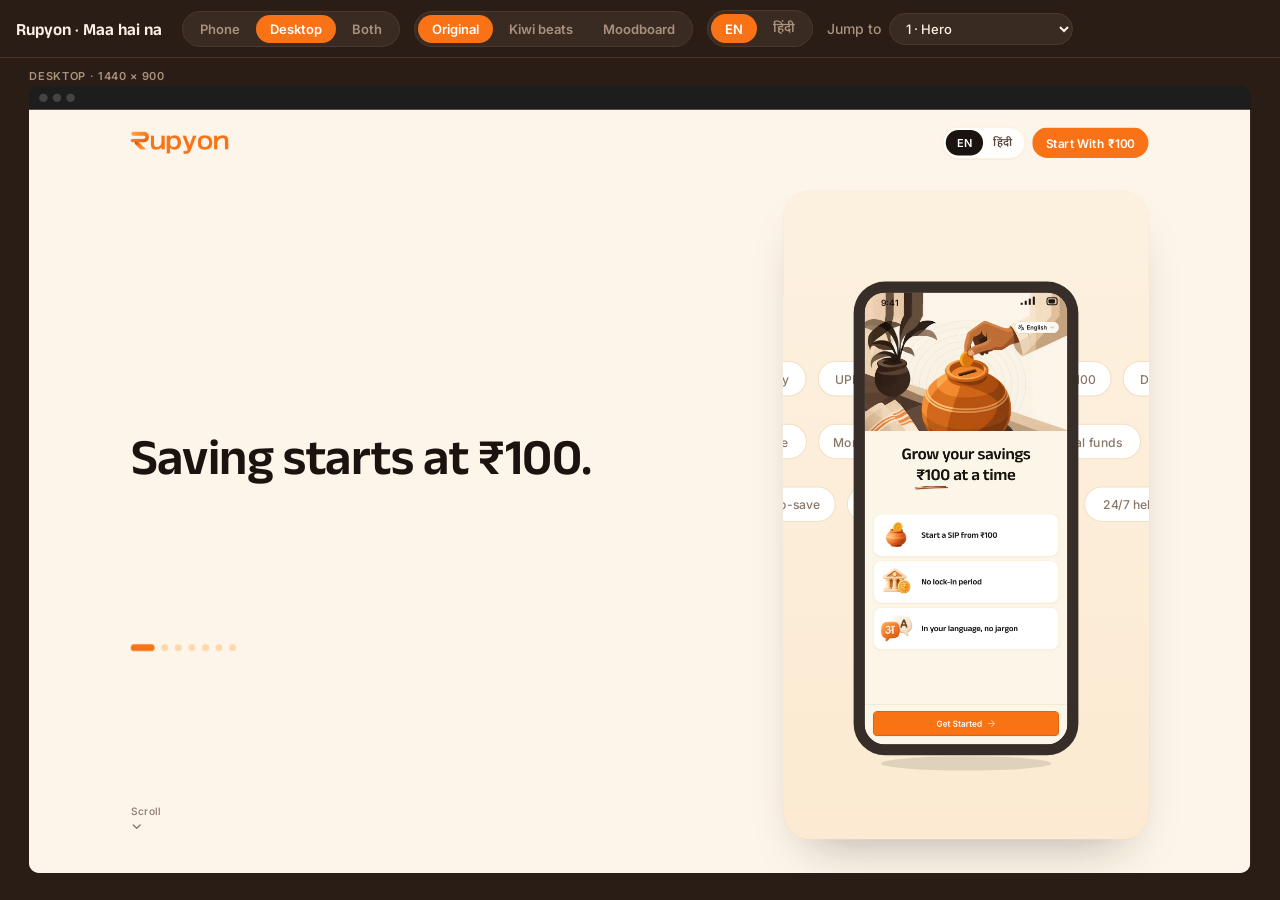
<file: index.html>
<!doctype html>
<html lang="en">
<head>
<meta charset="utf-8">
<meta name="viewport" content="width=device-width, initial-scale=1, viewport-fit=cover">
<title>Rupyon · Maa hai na</title>
<link rel="icon" href="brand/rupyon-mark.png">
<link rel="preconnect" href="https://fonts.googleapis.com">
<link rel="preconnect" href="https://fonts.gstatic.com" crossorigin>
<link rel="stylesheet" href="https://fonts.googleapis.com/css2?family=Anek+Latin:wght@600&family=Inter:wght@400;500;600&family=Noto+Sans+Devanagari:wght@600&display=swap">
<style>
/* Presenting harness for the site: switch between a phone (390 x 844), a desktop (1440 x 900) or both, scaled to fit the window.
   On a narrow screen it steps aside and shows the site full screen. It talks to the site with postMessage, so it works locally and when published. */
:root { --bg: #2A1D16; --panel: #3A2B22; --ink: #FBF1E4; --ink-3: #A8917D; --brand: #F97316; --line: #4A382C; color-scheme: dark; }
* { box-sizing: border-box; }
html, body { height: 100%; margin: 0; }
body { background: var(--bg); color: var(--ink); font: 14px/1.5 Inter, system-ui, sans-serif; display: flex; flex-direction: column; overflow: hidden; }
.bar { flex: none; display: flex; flex-wrap: wrap; align-items: center; gap: 10px 14px; padding: 10px max(16px, env(safe-area-inset-right, 0px)) 10px max(16px, env(safe-area-inset-left, 0px)); border-bottom: 1px solid var(--line); }
.bar h1 { font: 600 17px "Anek Latin", Inter, sans-serif; margin: 0 6px 0 0; white-space: nowrap; }
.seg { display: inline-flex; gap: 2px; padding: 3px; background: var(--panel); border: 1px solid var(--line); border-radius: 999px; }
.seg button { font: 600 13px Inter, sans-serif; color: var(--ink-3); background: transparent; border: 0; border-radius: 999px; padding: 6px 14px; cursor: pointer; }
.seg button[lang="hi"] { font-family: "Noto Sans Devanagari", Inter, sans-serif; }
.seg button:hover { color: var(--ink); }
.seg button[aria-pressed="true"] { background: var(--brand); color: #fff; }
.jump { display: inline-flex; align-items: center; gap: 8px; color: var(--ink-3); font-weight: 500; }
.jump select { font: 500 13px Inter, sans-serif; color: var(--ink); background: var(--panel); border: 1px solid var(--line); border-radius: 999px; padding: 6px 12px; }
button:focus-visible, select:focus-visible { outline: 2px solid var(--brand); outline-offset: 2px; }
.stage { flex: 1; min-height: 0; display: flex; align-items: center; justify-content: center; gap: 32px; padding: 20px; }
.slot { flex: none; position: relative; }
.slot[hidden] { display: none; }
.scale { position: absolute; top: 0; left: 0; transform-origin: 0 0; }
.label { position: absolute; top: -18px; left: 0; font-size: 11px; font-weight: 600; letter-spacing: .06em; text-transform: uppercase; color: var(--ink-3); white-space: nowrap; }
.phone { width: 390px; height: 844px; border: 10px solid #000; border-radius: 48px; overflow: hidden; background: #000; box-sizing: content-box; }
.desk { width: 1440px; height: 928px; border-radius: 12px; overflow: hidden; background: #111; }
.desk .chrome { height: 28px; display: flex; align-items: center; gap: 6px; padding: 0 12px; background: #1d1d1d; }
.desk .chrome i { width: 10px; height: 10px; border-radius: 5px; background: #444; }
iframe { border: 0; display: block; background: #FDF5E9; }
#pf { width: 390px; height: 844px; }
#df { width: 1440px; height: 900px; }
.oops { position: absolute; inset: 0; display: grid; place-items: center; text-align: center; padding: 24px; color: var(--ink-3); }
.oops a { color: var(--brand); }
/* on a phone, just the site */
body.bare .bar, body.bare #desk-slot, body.bare .label { display: none; }
body.bare .stage { padding: 0; }
body.bare #phone-slot, body.bare #phone-slot .scale { position: static; width: 100% !important; height: 100% !important; transform: none !important; }
body.bare .phone { width: 100%; height: 100%; border: 0; border-radius: 0; }
body.bare #pf { width: 100%; height: 100%; }
</style>
</head>
<body>
<div class="bar">
  <h1>Rupyon · Maa hai na</h1>
  <div class="seg" role="group" aria-label="View"><button type="button" data-view="phone" aria-pressed="false">Phone</button><button type="button" data-view="desktop" aria-pressed="false">Desktop</button><button type="button" data-view="both" aria-pressed="false">Both</button></div>
  <div class="seg" role="group" aria-label="Variation"><button type="button" data-site="site.html" aria-pressed="false">Original</button><button type="button" data-site="kiwi.html" aria-pressed="false">Kiwi beats</button><button type="button" data-site="moodboard.html" aria-pressed="false">Moodboard</button></div>
  <div class="seg" role="group" aria-label="Language"><button type="button" data-lang="en" aria-pressed="true">EN</button><button type="button" data-lang="hi" lang="hi" aria-pressed="false">हिंदी</button></div>
  <label class="jump">Jump to
    <select id="jump"></select>
  </label>
</div>
<div class="stage" id="stage">
  <div class="slot" id="phone-slot"><span class="label">Phone · 390 × 844</span><div class="scale"><div class="phone"><iframe id="pf" title="Phone view"></iframe></div></div></div>
  <div class="slot" id="desk-slot"><span class="label">Desktop · 1440 × 900</span><div class="scale"><div class="desk"><div class="chrome"><i></i><i></i><i></i></div><iframe id="df" title="Desktop view"></iframe></div></div></div>
</div>
<script>
let SITE = "site.html";
const PHONE = [410, 864], DESK = [1440, 928], GAP = 32;
const pf = document.getElementById("pf"), df = document.getElementById("df"), stage = document.getElementById("stage");
const slots = { phone: document.getElementById("phone-slot"), desktop: document.getElementById("desk-slot") };
const ready = new Set();
let view = "desktop", lang = "en", hash = "";
try { view = localStorage.getItem("rupyon-view") || (innerWidth < 1100 ? "phone" : "desktop"); lang = localStorage.getItem("rupyon-lang") || "en"; SITE = localStorage.getItem("rupyon-site") || SITE; } catch (e) {}

const send = (f, msg) => { if (ready.has(f)) f.contentWindow.postMessage({ rupyon: msg }, "*"); };
addEventListener("message", e => {
  if (!e.data || !e.data.rupyonReady) return;
  const f = [pf, df].find(x => x.contentWindow === e.source); if (!f) return;
  ready.add(f); send(f, { lang, showSwitch: document.body.classList.contains("bare") }); if (hash) send(f, { hash });
});
/* a site page asks to swap to the other variation (its own switch, shown on a phone) */
addEventListener("message", e => { if (e.data && e.data.rupyonSite) setSite(e.data.rupyonSite); });
function load(f) {
  if (f.dataset.site === SITE) return;
  ready.delete(f); f.dataset.site = SITE; f.parentElement.querySelector(".oops")?.remove();
  f.src = SITE + (location.hash || "");
  /* if the site never says hello, the host blocked the frame: offer the page itself */
  setTimeout(() => { if (!ready.has(f)) f.parentElement.insertAdjacentHTML("beforeend", `<div class="oops"><p>The preview couldn’t load here.<br><a href="${SITE}" target="_blank" rel="noopener">Open the site on its own</a></p></div>`); }, 8000);
}

function layout() {
  const bare = innerWidth < 760;
  document.body.classList.toggle("bare", bare);
  send(pf, { showSwitch: bare });
  if (bare) { slots.phone.hidden = false; slots.desktop.hidden = true; load(pf); return; }
  const W = stage.clientWidth - 40, H = stage.clientHeight - 56;
  const show = { phone: view !== "desktop", desktop: view !== "phone" };
  let s;
  if (view === "both") s = Math.min(1, (W - GAP) / (PHONE[0] + DESK[0]), H / DESK[1]);
  else { const d = view === "phone" ? PHONE : DESK; s = Math.min(1, W / d[0], H / d[1]); }
  [["phone", PHONE], ["desktop", DESK]].forEach(([k, d]) => {
    const el = slots[k]; el.hidden = !show[k]; if (!show[k]) return;
    el.style.width = d[0] * s + "px"; el.style.height = d[1] * s + "px";
    el.querySelector(".scale").style.transform = `scale(${s})`;
    load(k === "phone" ? pf : df);
  });
  document.querySelectorAll("[data-view]").forEach(b => b.setAttribute("aria-pressed", String(b.dataset.view === view)));
}
document.querySelectorAll("[data-view]").forEach(b => b.addEventListener("click", () => { view = b.dataset.view; try { localStorage.setItem("rupyon-view", view); } catch (e) {} layout(); }));
document.querySelectorAll("[data-lang]").forEach(b => b.addEventListener("click", () => {
  lang = b.dataset.lang; document.querySelectorAll("[data-lang]").forEach(x => x.setAttribute("aria-pressed", String(x === b)));
  [pf, df].forEach(f => send(f, { lang }));
}));
document.querySelectorAll("[data-lang]").forEach(x => x.setAttribute("aria-pressed", String(x.dataset.lang === lang)));
/* the two variations: the original scroll story, and the one that moves to Kiwi's beats */
function markSite() { document.querySelectorAll("button[data-site]").forEach(b => b.setAttribute("aria-pressed", String(b.dataset.site === SITE))); }
function setSite(s) {
  if (!["site.html", "kiwi.html", "moodboard.html"].includes(s)) return;
  SITE = s; hash = ""; buildJump(); try { localStorage.setItem("rupyon-site", SITE); } catch (e) {}
  markSite(); [pf, df].forEach(f => { if (f.dataset.site) load(f); });
}
document.querySelectorAll("button[data-site]").forEach(b => b.addEventListener("click", () => setSite(b.dataset.site)));
markSite();
/* the Jump-to list follows the variation: beats for the first two, chapters for Moodboard, and the shared sections for all */
const BEATS = [["#beat-1", "1 · Hero"], ["#beat-2", "2 · Days add up"], ["#beat-3", "3 · Into the phone"], ["#beat-4", "4 · In her hand"], ["#beat-5", "5 · The need"], ["#beat-6", "6 · Maa hai na"], ["#beat-7", "7 · Everywhere"]];
const CHAPTERS = [["#kitchen", "1 · Kitchen"], ["#savings", "2 · Daily savings"], ["#fees", "3 · School fees"], ["#pay", "4 · Phone pays"], ["#bicycle", "5 · Bicycle"], ["#closing", "6 · Closing"]];
const SECTIONS = [["#moments", "Moments"], ["#rhythm", "Save the way you earn"], ["#yours", "Your money"], ["#language", "Language"], ["#start", "Start"]];
const jumpSel = document.getElementById("jump");
function buildJump() {
  const list = (SITE === "moodboard.html" ? CHAPTERS : BEATS).concat(SECTIONS);
  jumpSel.innerHTML = list.map(([v, t]) => `<option value="${v}">${t}</option>`).join("");
  jumpSel.value = hash && list.some(([v]) => v === hash) ? hash : list[0][0];
}
buildJump();
if (location.hash && jumpSel.querySelector(`option[value="${location.hash}"]`)) jumpSel.value = location.hash;
jumpSel.addEventListener("change", e => { hash = e.target.value; [pf, df].forEach(f => send(f, { hash })); });
addEventListener("resize", layout);
layout();
</script>
</body>
</html>
</file>
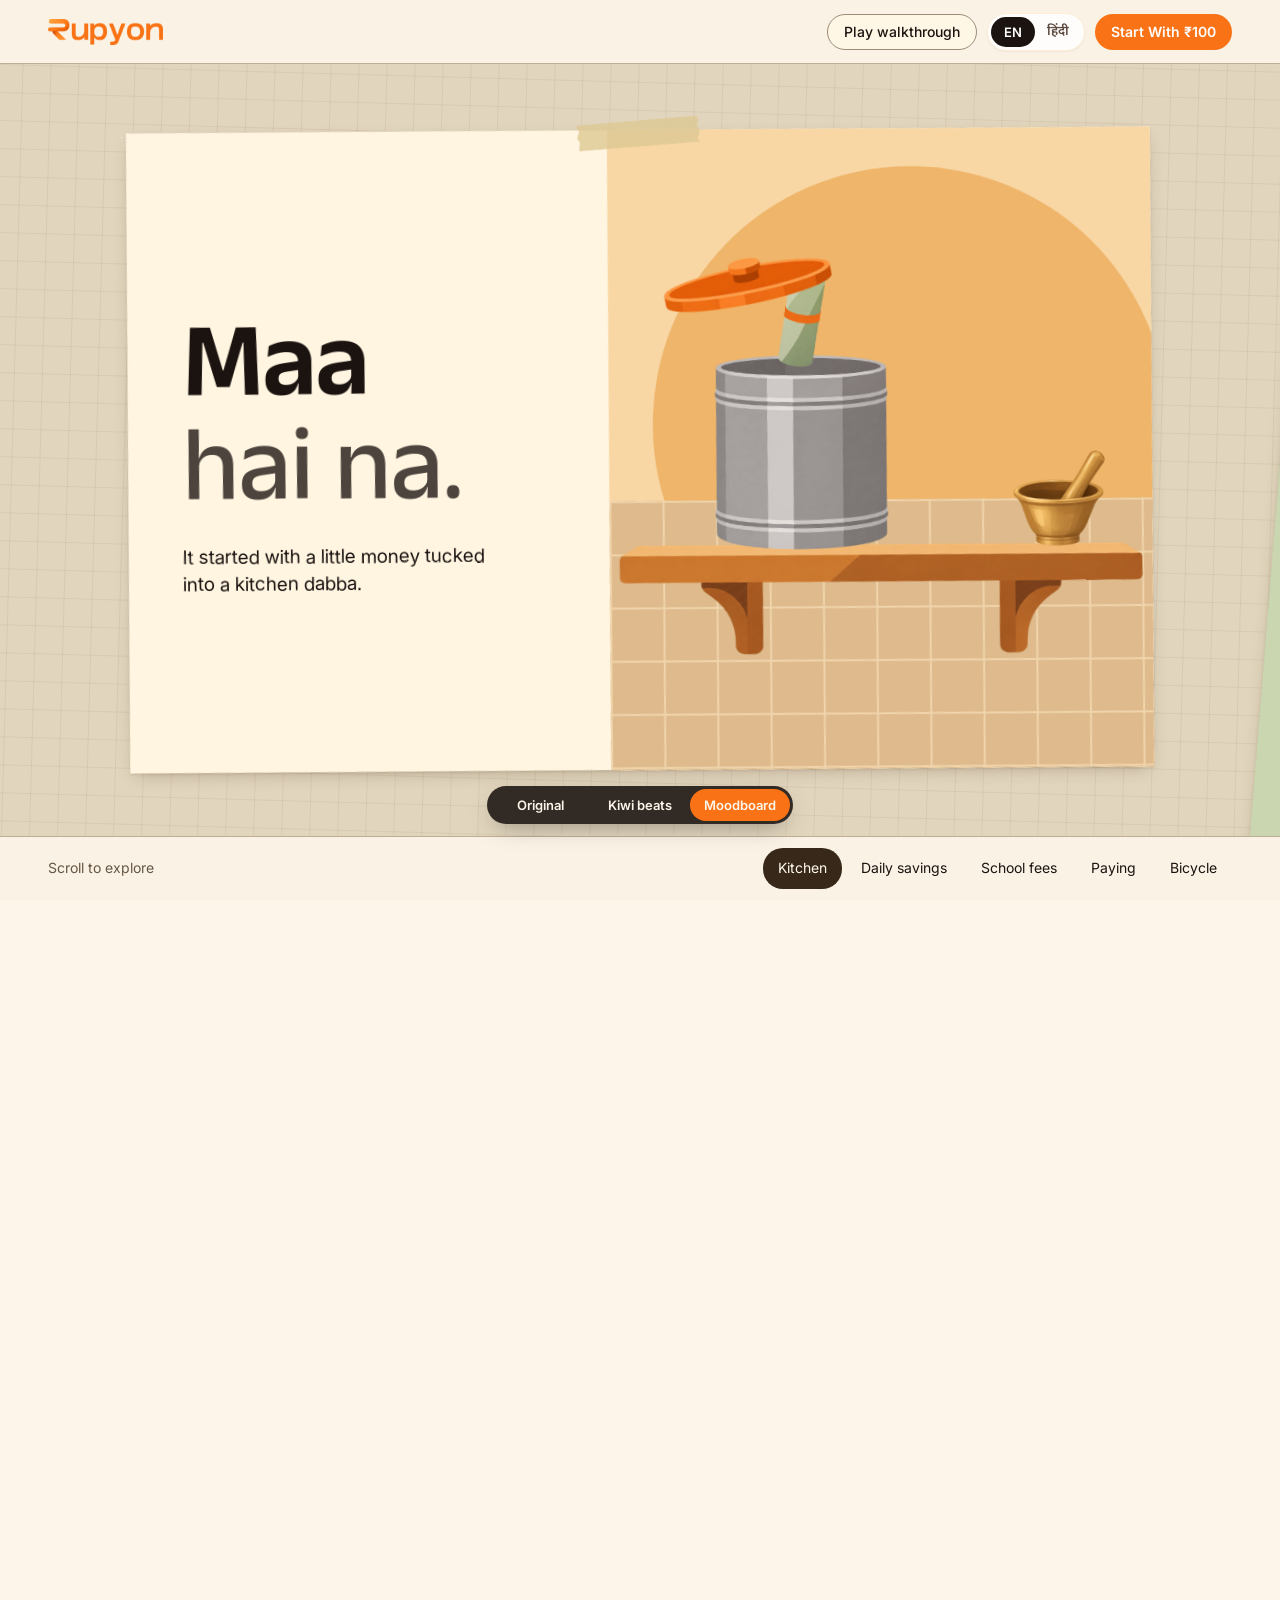
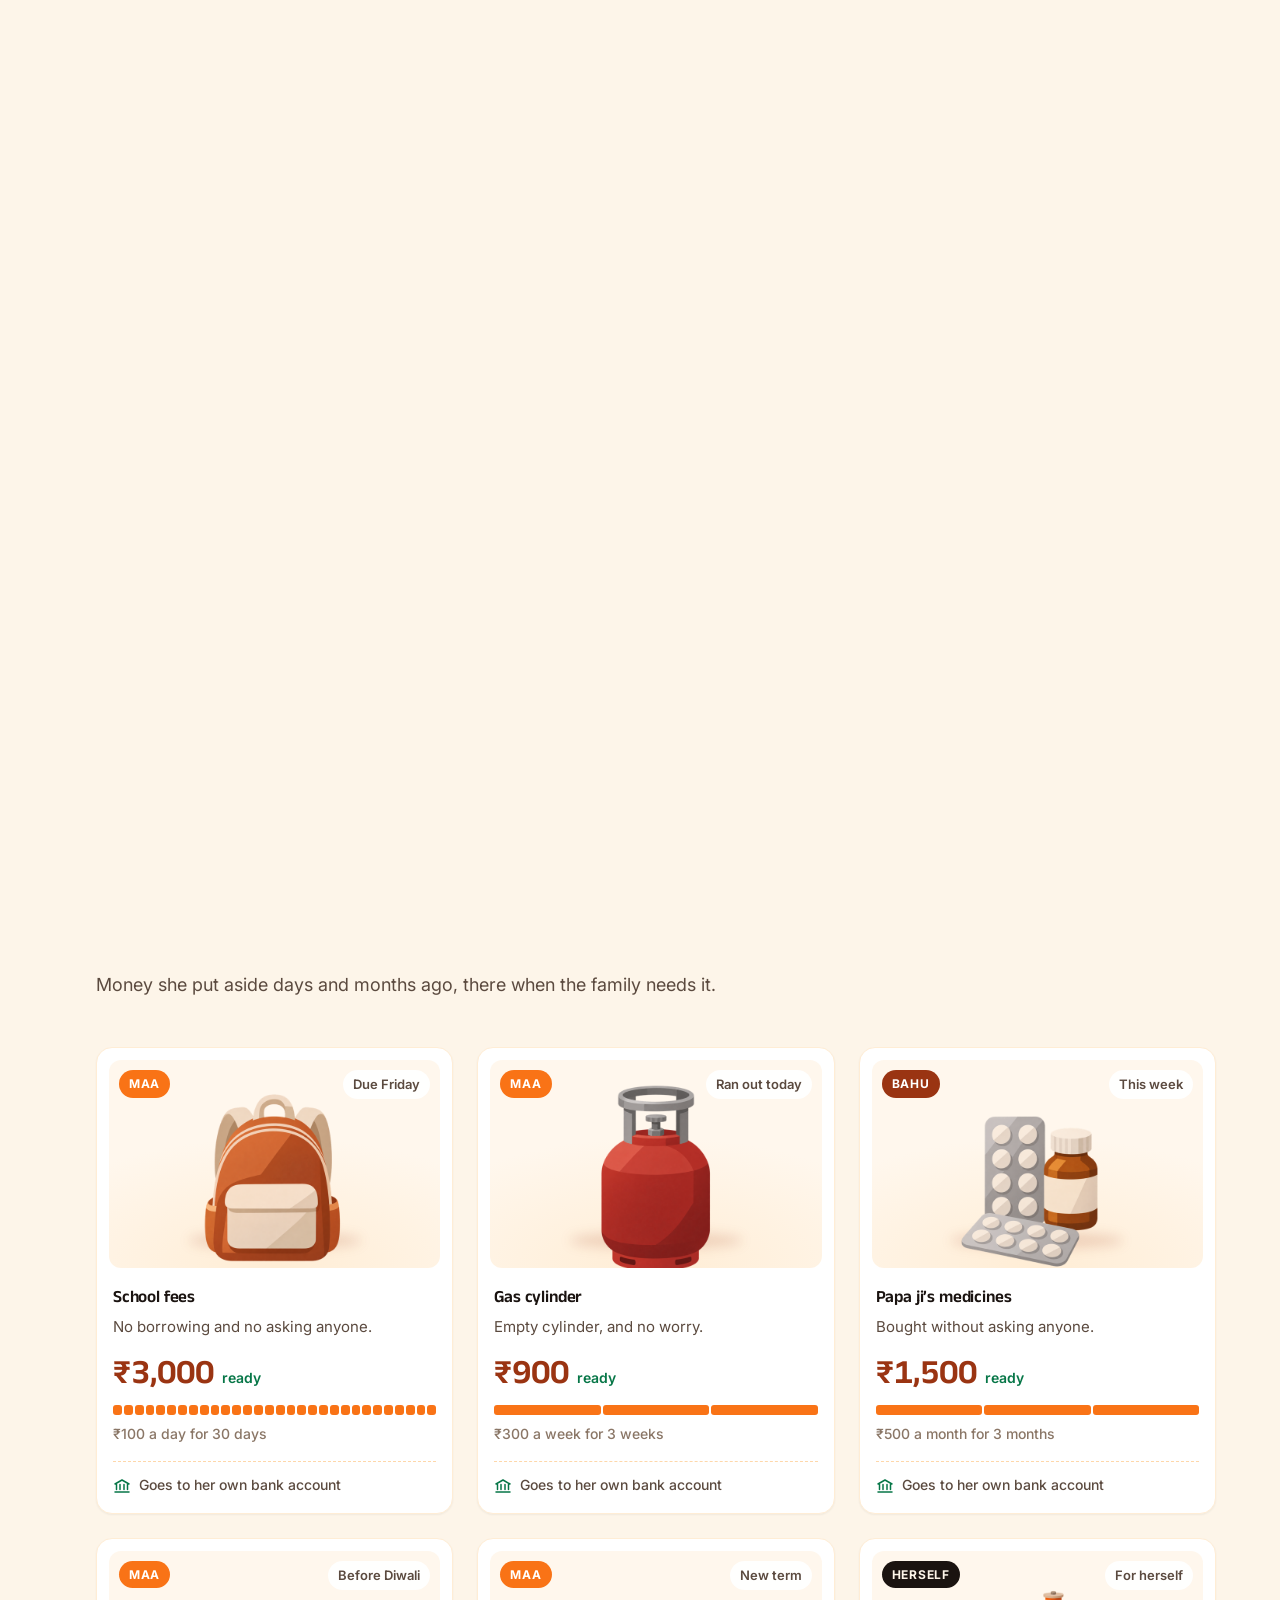
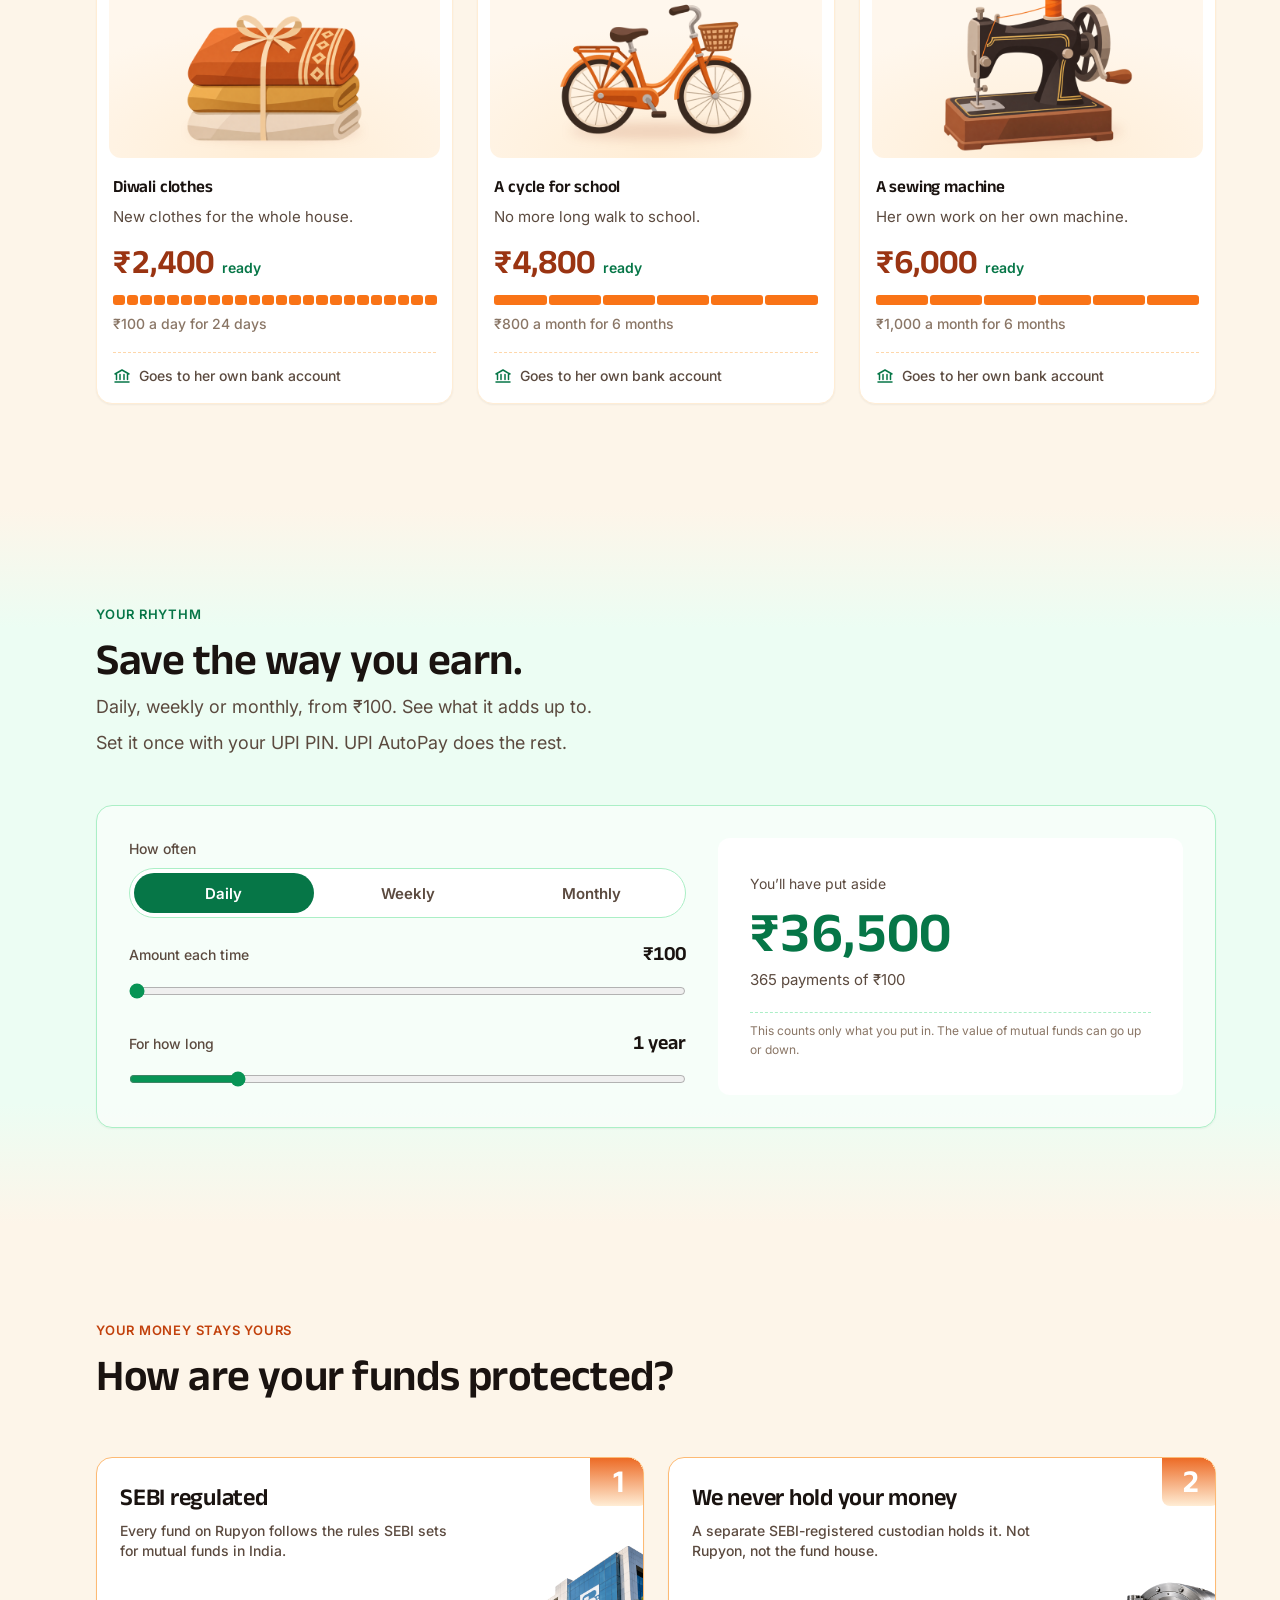
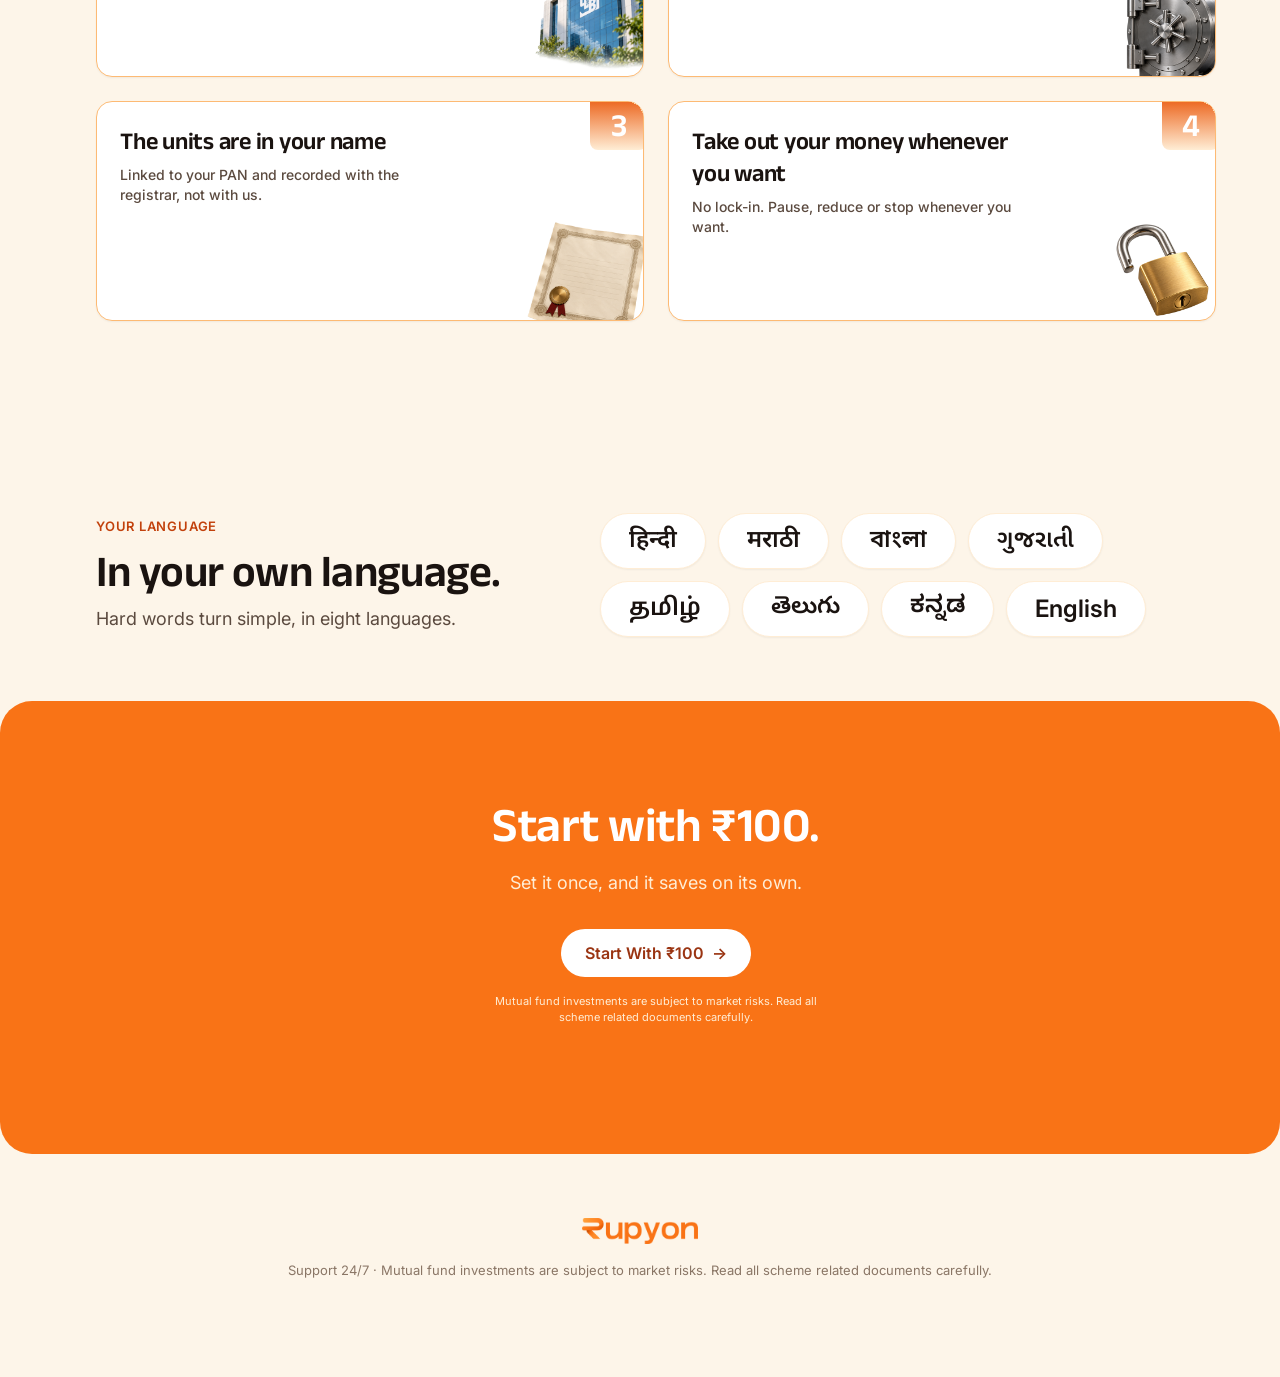
<file: moodboard.html>
<!doctype html>
<html lang="en">
<head>
<meta charset="utf-8">
<meta name="viewport" content="width=device-width, initial-scale=1, viewport-fit=cover">
<title>Rupyon · Maa hai na</title>
<link rel="icon" href="brand/rupyon-mark.png">
<link rel="preconnect" href="https://fonts.googleapis.com">
<link rel="preconnect" href="https://fonts.gstatic.com" crossorigin>
<!-- The app's fonts only: Anek Latin for headings, Inter for text, Noto Sans for Hindi and the other Indian scripts. -->
<link rel="stylesheet" href="https://fonts.googleapis.com/css2?family=Anek+Latin:wght@500;600;700&family=Inter:wght@400;500;600&family=Noto+Sans+Devanagari:wght@500;600&family=Noto+Sans+Bengali:wght@600&family=Noto+Sans+Gujarati:wght@600&family=Noto+Sans+Tamil:wght@600&family=Noto+Sans+Telugu:wght@600&family=Noto+Sans+Kannada:wght@600&display=swap">
<link rel="stylesheet" href="sections.css">
<style>
/* Moodboard: the tabletop camera story as the hero (from the motion study), then the same sections as the Original page.
   Scrolling moves a camera over paper sheets taped to a gridded table. Under reduced motion the sheets stack and nothing moves. */
u { text-decoration: none; }

:root { --ground: #e1d5bd; --paper: #fff5e1; --paper-shadow: 0 1px 2px #51361e26, 0 6px 18px -7px #51361e5c;
  --f-serif: var(--f-head); --f-serif-hi: var(--f-deva); } /* the sheets use the app's heading fonts too */
:root { --nav-h: 64px; } /* the fixed masthead's height: sections.css turns it into scroll-padding, and the anchor helper aims below it */

/* masthead and chapter bar (fixed) */
.masthead, .controls { position: fixed; z-index: 25; inset-inline: 0; display: flex; align-items: center; justify-content: space-between; gap: 12px; padding: 0 var(--gutter); background: #f9f2e5; }
.masthead { top: 0; height: 64px; border-bottom: 1px solid #bcae98; }
.masthead .logo img { height: 26px; }
.masthead-right { display: flex; align-items: center; gap: 10px; }
.play { display: none; border: 1px solid #9c8b75; border-radius: 999px; background: #fff7e5; color: var(--ink); padding: 0 16px; height: 36px; font: 500 14px var(--f-body); cursor: pointer; white-space: nowrap; }
.moving .play { display: inline-block; }
:root[lang="hi"] .play, :root[lang="hi"] .controls { font-family: var(--f-deva); }
.play:hover { background: #fff; }
.controls { bottom: 0; min-height: 64px; border-top: 1px solid #bcae98; transition: opacity .25s cubic-bezier(0.23, 1, 0.32, 1), transform .25s cubic-bezier(0.23, 1, 0.32, 1); }
.controls.off { opacity: 0; transform: translateY(100%); pointer-events: none; }
.cue { font-size: 14px; color: #675743; }
.controls nav { display: flex; gap: 4px; }
.controls a { display: block; padding: 9px 15px; border-radius: 20px; text-decoration: none; color: var(--ink); font-size: 14px; }
.controls a:hover { background: #e9ddc7; }
.controls a[aria-current] { background: #382819; color: #fffaee; }
.controls .short { display: none; }

/* tabletop and sheets */
.board { background-color: var(--ground); background-image: linear-gradient(#70523114 1px, transparent 1px), linear-gradient(90deg, #70523114 1px, transparent 1px); background-size: 28px 28px; }
.sheet { position: relative; display: grid; grid-template-columns: 47% 53%; align-items: stretch; isolation: isolate; container-type: size; width: min(80vw, 118svh, 1150px); height: min(50vw, 74svh, 719px); background: var(--paper); color: var(--ink); box-shadow: var(--paper-shadow); }
.sheet::after { content: ""; position: absolute; z-index: 2; pointer-events: none; width: 12%; height: 4.2%; top: -1.6%; left: 44%; transform: rotate(-4deg); background: #dfc994c9; clip-path: polygon(0 4%, 98% 0, 100% 18%, 98% 34%, 100% 60%, 98% 85%, 100% 98%, 1% 100%, 2% 68%, 0 52%, 2% 29%); }
.sheet .copy { display: flex; flex-direction: column; justify-content: center; padding: 6cqw 1.5cqw 6cqw 5.3cqw; }
.sheet .copy h1, .sheet .copy h2 { margin: 0; font: 600 7.6cqw/.98 var(--f-serif); letter-spacing: -.01em; text-wrap: initial; }
.sheet .copy em { display: block; font-style: normal; font-weight: 500; opacity: .78; } /* Anek has no italic: the second line is lighter instead */
.sheet .copy h1 { font-size: 10.3cqw; }
.sheet .copy p { margin: 3cqw 0 0; max-width: 27ch; font-size: clamp(15px, 1.85cqw, 23px); line-height: 1.42; }
:root[lang="hi"] .sheet .copy h1, :root[lang="hi"] .sheet .copy h2 { font-family: var(--f-serif-hi); font-weight: 600; font-size: 6.2cqw; line-height: 1.16; letter-spacing: 0; }
:root[lang="hi"] .sheet .copy h1 { font-size: 8.6cqw; }
:root[lang="hi"] .sheet .copy p { line-height: 1.6; }
:root[lang="hi"] .sheet .copy em { font-style: normal; }
.illustration { position: relative; overflow: hidden; }
.illustration > svg { position: absolute; width: 100%; height: 100%; }
.sun { position: absolute; width: 95%; aspect-ratio: 1; top: 6%; left: 8%; background: #efb56a; border-radius: 50%; }
.still-life { background: #f8d7a5; }
.tiles { position: absolute; inset: 58% 0 0; background-color: #deba8c; background-image: linear-gradient(#f0d4ab 2px, transparent 2px), linear-gradient(90deg, #f0d4ab 2px, transparent 2px); background-size: 5.2cqw 5.2cqw; }
.savings { color: #243828; background: #cad6af; }
.savings::after { left: 72%; transform: rotate(7deg); }
.ledger { display: grid; place-items: center; }
.ledger-page { width: 78%; background: #fff7df; padding: 10% 8% 16%; box-shadow: var(--paper-shadow); transform: rotate(5deg); color: #35442b; }
.ledger-page b, .fee-slip span { display: block; padding-bottom: 8%; border-bottom: 2px solid; font: 600 3.1cqw/1 var(--f-serif); }
.ledger-page span { display: flex; justify-content: space-between; padding: 7% 0 3%; border-bottom: 1px solid #98a184; font-size: 1.65cqw; }
.ledger-page i { font-style: normal; }
.ledger > img { position: absolute; width: 70%; bottom: 2%; left: -2%; transform: rotate(-13deg); }
.fees { background: #533333; color: #fff4df; }
.fees::after { left: 15%; }
.ruled { position: absolute; inset: 14% -15% -25% 13%; transform: rotate(9deg); background: repeating-linear-gradient(#f6ebd4 0 7.4%, #c7cbb3 7.4% 7.8%); }
.school img { position: absolute; width: 83%; height: 85%; object-fit: contain; bottom: -2%; left: 11%; transform: rotate(7deg); }
.fee-slip { position: absolute; left: 5%; top: 11%; width: 50%; padding: 6%; background: #ffe1a9; color: #592e1d; box-shadow: var(--paper-shadow); transform: rotate(-8deg); }
.fee-slip span { font-size: 1.8cqw; border-width: 1px; }
.fee-slip b { font: 600 4.2cqw var(--f-serif); font-variant-numeric: tabular-nums; }
:root[lang="hi"] .ledger-page b, :root[lang="hi"] .fee-slip span { font-family: var(--f-serif-hi); font-weight: 600; }
/* the phone sheet: the hand art sits over the real app screens, which slide behind its screen hole */
.pay { background: #214c4f; color: #f4efe2; }
.pay::after { left: 30%; transform: rotate(3deg); }
.pay-art { background: #2c6366; }
.pay-art .disc { position: absolute; width: 86%; aspect-ratio: 1; top: 10%; left: 7%; border-radius: 50%; background: #3b7a79; }
.hand { position: absolute; height: 140cqh; aspect-ratio: 2 / 3; left: calc(26.5cqw - 42cqh); top: -1.5cqh; }
.hand .hole { position: absolute; z-index: 2; inset: 0; width: 100%; height: 100%; }
/* the screen hole in the 1024 x 1536 art: x 251 to 671, y 155 to 974, corner radius about 43 (grown 0.3% so the soft edge never shows the page behind) */
.screens { position: absolute; z-index: 1; left: 24.2%; top: 9.8%; width: 41.7%; height: 53.7%; border-radius: 10.3% / 5.3%; overflow: hidden; background: #fff; }
.track { display: flex; align-items: flex-start; width: 200%; height: 100%; transform: translateX(calc(var(--push, 0) * -50%)); will-change: transform; }
.track img { display: block; flex: none; width: 50%; height: auto; }
.bicycle { background: #f3bd6f; color: #452a18; }
.bicycle::after { left: 58%; }
.wheel-ring { position: absolute; width: 97%; aspect-ratio: 1; border: 2.8cqw solid #ffdf9e; border-radius: 50%; top: 50%; left: 54%; transform: translate(-50%, -50%); }
.ride img { position: absolute; width: 99%; height: 100%; object-fit: contain; }
.coda { background: var(--paper); }
.coda::after { left: 60%; transform: rotate(-2deg); }
.coda-art { background: #e7a58b; }
.coda-art .disc { position: absolute; width: 88%; aspect-ratio: 1; top: 8%; left: 6%; border-radius: 50%; background: #f1c3ad; }
.coda-art img { position: absolute; height: 78%; left: 50%; top: 11%; transform: translateX(-50%) rotate(4deg); }
.sheet .copy .btn { margin-top: 3cqw; align-self: flex-start; }
.sheet .copy p.risk { margin-top: 2.4cqw; max-width: 40ch; font-size: clamp(10.5px, 1.15cqw, 13px); line-height: 1.5; color: #6a5646; }

body:not(.moving) .board { display: grid; gap: 4rem; justify-items: center; padding: 110px 0; }
body:not(.moving) .sheet { scroll-margin-top: 90px; }
body:not(.moving) .board { position: relative; padding-bottom: 300px; }
body:not(.moving) .board::after { content: ""; position: absolute; inset: auto 0 0; height: 300px; pointer-events: none; background: linear-gradient(transparent, var(--canvas)); } /* the stacked tabletop dissolves into the canvas, no edge */
.shot2 { display: none; }
body:not(.moving) .pay .hand { left: calc(17cqw - 42cqh); }
body:not(.moving) .shot2 { display: block; position: absolute; z-index: 3; left: 34cqw; top: 14cqh; height: 44cqh; width: auto; border-radius: 12px; transform: rotate(5deg); box-shadow: var(--paper-shadow); }
.moving .travel { position: relative; }
.moving .viewport { position: sticky; top: 0; height: 100svh; overflow: clip; }
.moving .camera { position: absolute; top: 50%; left: 50%; }
.moving .board { position: absolute; width: 1px; height: 1px; background: none; transform-origin: 0 0; will-change: transform; }
.moving .board::before { content: ""; opacity: calc(1 - var(--out, 0)); position: absolute; inset: -100vh -250vw -420vh -200vw; background-color: var(--ground); background-image: linear-gradient(#70523114 1px, transparent 1px), linear-gradient(90deg, #70523114 1px, transparent 1px); background-size: 28px 28px; }
.moving .sheet { position: absolute; transform: translate(-50%, -50%) rotate(var(--tilt)); }

@media (max-width: 660px) and (orientation: portrait) {
 body:not(.moving) .pay .hand { left: calc(27cqw - 28.7cqh); }
 body:not(.moving) .shot2 { left: auto; right: 5cqw; top: 8cqh; height: 30cqh; }
 .moving .camera { top: calc(50% - 28px); } /* seat the sheet between the masthead and the version pill + chapter bar, so neither covers it at rest */
 .sheet { width: min(86vw, 55svh); height: min(126vw, 79svh); grid-template-columns: 1fr; grid-template-rows: 42% 58%; }
 .sheet .copy { padding: 6cqw 7cqw 3cqw; }
 .sheet .copy h1, .sheet .copy h2 { font-size: 11cqw; }
 :root[lang="hi"] .sheet .copy h1, :root[lang="hi"] .sheet .copy h2 { font-size: 8.6cqw; }
 .sheet .copy h1 em, .sheet .copy h2 em { display: inline; }
 .sheet .copy h1 em::before, .sheet .copy h2 em::before { content: " "; }
 .sheet .copy p { margin-top: 3cqw; font-size: clamp(14px, 4.2cqw, 18px); max-width: 32ch; }
 .sun { top: 1%; left: 17%; width: 65%; }
 .ledger-page { width: 60%; padding: 5% 6% 9%; }
 .ledger-page b { font-size: 5cqw; }
 .ledger-page span, .fee-slip span { font-size: 3.7cqw; }
 .ledger > img { width: 41%; left: 4%; bottom: 1%; }
 .fee-slip b { font-size: 7cqw; }
 .fee-slip { top: 8%; left: 8%; width: 40%; padding: 4%; }
 .school img { left: 23%; }
 .hand { height: 95.7cqh; left: calc(50cqw - 28.7cqh); top: -6.2cqh; }
 .wheel-ring { width: 63%; }
 .ride img { width: 100%; }
 .coda { grid-template-rows: 60% 40%; }
 .coda .copy { padding-bottom: 1cqw; }
 .coda .copy h2 { font-size: 10cqw; }
 :root[lang="hi"] .coda .copy h2 { font-size: 8cqw; }
 .coda .copy p { margin-top: 1.6cqw; }
 .sheet .copy .btn { margin-top: 3.5cqw; height: 42px; font-size: 15px; }
 .sheet .copy p.risk { margin-top: 2.2cqw; font-size: 10px; max-width: none; }
 .coda-art img { height: 84%; top: 8%; }
}
@media (max-width: 660px) {
 :root { --nav-h: 52px; }
 .masthead { height: 52px; gap: 8px; }
 .masthead-right { gap: 6px; }
 .play { padding: 0 11px; height: 32px; font-size: 13px; }
 .masthead .lang-toggle button { height: 26px; min-width: 36px; padding: 0 8px; font-size: 12px; }
 .controls { justify-content: center; min-height: 55px; padding: 0 3px env(safe-area-inset-bottom); }
 .controls a { padding: 9px 9px; font-size: 13px; }
 .controls .full { display: none; }
 .controls .short { display: inline; }
 .cue { display: none; }
}
@media (max-width: 380px) { .masthead .logo img { height: 22px; } .play { padding: 0 9px; font-size: 12px; } }
@media (max-height: 520px) and (orientation: landscape) {
 :root { --nav-h: 40px; }
 .masthead, .controls { min-height: 0; height: 40px; }
 .sheet { width: 125svh; height: 74svh; }
 .sheet .copy p { font-size: 1.9cqw; }
}
/* the in-page version switch sits above the chapter bar while the hero is on */
body.hero-on .variant { transition: opacity .3s cubic-bezier(0.23, 1, 0.32, 1), transform .3s cubic-bezier(0.23, 1, 0.32, 1), bottom .3s cubic-bezier(0.23, 1, 0.32, 1); }
body.hero-on .variant { bottom: calc(env(safe-area-inset-bottom, 0px) + 76px); }
@media (prefers-reduced-motion: reduce) { .controls { transition: none; } }
</style>
</head>
<body>
<header class="masthead">
  <a class="logo" href="#kitchen" data-chapter><img class="wordmark" src="brand/rupyon-wordmark-orange.png" alt="Rupyon"></a>
  <div class="masthead-right">
    <button class="play" type="button" data-t="play">Play walkthrough</button>
    <div class="lang-toggle" role="group" aria-label="Language"><button type="button" data-lang="en" aria-pressed="true">EN</button><button type="button" data-lang="hi" aria-pressed="false" lang="hi">हिंदी</button></div>
    <a class="btn sm nav-cta" href="#start" data-t="cta">Start With ₹100</a>
  </div>
</header>

<main id="top">
<div class="travel">
<div class="viewport">
<div class="camera">
<div class="board">
<article class="sheet kitchen" id="kitchen" aria-labelledby="kitchen-title">
  <div class="copy"><h1 id="kitchen-title" data-h="k1h">Maa<em>hai na.</em></h1><p data-t="k1p">It started with a little money tucked into a kitchen dabba.</p></div>
  <div class="illustration still-life" aria-hidden="true"><div class="sun"></div><div class="tiles"></div>
    <svg viewBox="0 0 440 400" preserveAspectRatio="xMidYMid meet">
      <image href="assets/dabba/dabba-shelf.png" x="-11" y="153" width="462" height="308"/>
      <image href="assets/moodboard/dabba-mortar.webp" x="309" y="177" width="112" height="112"/>
      <image href="assets/dabba/dabba-tin-body.png" x="56" y="98" width="200" height="200"/>
      <image href="assets/dabba/dabba-note-rolled.png" x="104" y="38" width="103" height="103" transform="rotate(9 155 110)"/>
      <image href="assets/dabba/dabba-tin-lid-orange.png" x="-34" y="-34" width="294" height="196" transform="rotate(-11 113 64)"/>
    </svg>
  </div>
</article>
<article class="sheet savings" id="savings" aria-labelledby="savings-title">
  <div class="copy"><h2 id="savings-title" data-h="s2h">₹100<em>at a time.</em></h2><p data-t="s2p">A little set aside each day. Soon there’s a habit.</p></div>
  <div class="illustration ledger" aria-hidden="true"><div class="ledger-page"><b data-t="lgT">Daily savings</b><span><u data-t="d1">Monday</u> <i>₹100</i></span><span><u data-t="d2">Tuesday</u> <i>₹100</i></span><span><u data-t="d3">Wednesday</u> <i>₹100</i></span></div><img src="assets/dabba/dabba-note-flat.png" alt=""></div>
</article>
<article class="sheet fees" id="fees" aria-labelledby="fees-title">
  <div class="copy"><h2 id="fees-title" data-h="s3h">Fees due<em>on Friday.</em></h2><p data-t="s3p">Months of small savings, ready for a school day.</p></div>
  <div class="illustration school" aria-hidden="true"><div class="ruled"></div><div class="fee-slip"><span data-t="slipT">School fees</span><b>₹1,500</b></div><img src="assets/dabba/need-school-bag.png" alt=""></div>
</article>
<article class="sheet pay" id="pay" aria-labelledby="pay-title">
  <div class="copy"><h2 id="pay-title" data-h="s4h">A few taps<em>and it’s paid.</em></h2><p data-t="s4p">Take out ₹1,500 of the ₹9,000 saved. It goes straight to her own bank account.</p></div>
  <div class="illustration pay-art" aria-hidden="true"><div class="disc"></div>
    <div class="hand">
      <div class="screens"><div class="track" id="track"><img src="assets/screens/redeem.jpg" alt="" width="780" height="1382"><img src="assets/screens/redeem-done.jpg" alt="" width="780" height="1382"></div></div>
      <img class="hole" src="assets/dabba/hand-phone-thumb-woman-v2-screen.png" alt="" width="1024" height="1536">
    </div>
    <img class="shot2" src="assets/screens/redeem-done.jpg" alt="" width="780" height="1382">
  </div>
</article>
<article class="sheet bicycle" id="bicycle" aria-labelledby="bicycle-title">
  <div class="copy"><h2 id="bicycle-title" data-h="s5h">Maa saved.<em>She rides.</em></h2><p data-t="s5p">Maa put aside ₹800 a month for her daughter’s school cycle. Now she rides to school on it.</p></div>
  <div class="illustration ride" aria-hidden="true"><div class="wheel-ring"></div><img src="assets/dabba/need-bicycle.png" alt=""></div>
</article>
<article class="sheet coda" id="closing" aria-labelledby="closing-title">
  <div class="copy"><h2 id="closing-title" data-h="s6h">Start with<em>₹100.</em></h2><p data-t="sSub">Set it once, and it saves on its own.</p><a class="btn" href="#start" data-t="cta">Start With ₹100</a><p class="risk" data-t="risk">Mutual fund investments are subject to market risks. Read all scheme related documents carefully.</p></div>
  <div class="illustration coda-art" aria-hidden="true"><div class="disc"></div><img src="assets/dabba/dabba-jar-left.png" alt=""></div>
</article>
</div></div></div>
</div>
  <!-- sections:begin (identical in site.html, kiwi.html and moodboard.html; styled by sections.css, driven by sections.js) -->
  <section class="sec" id="moments" aria-labelledby="moments-h">
    <div class="sec-in">
      <div class="sec-head"><span class="label" data-t="mLabel">Maa hai na</span><h2 id="moments-h" data-t="mTitle">Money ready when it’s needed.</h2><p class="sub" data-t="mSub">Money she put aside days and months ago, there when the family needs it.</p></div>
      <div class="moments" id="moment-list" tabindex="0" role="region" aria-label="Moments"></div>
      <div class="mdots" id="mdots" aria-hidden="true"></div>
    </div>
  </section>

  <section class="sec" id="rhythm" aria-labelledby="rhythm-h">
    <div class="sec-in">
      <div class="sec-head"><span class="label" data-t="rLabel">Your rhythm</span><h2 id="rhythm-h" data-t="rTitle">Save the way you earn.</h2><p class="sub" data-t="rSub">Daily, weekly or monthly, from ₹100. See what it adds up to.</p><p class="sub" data-t="rNote">Set it once with your UPI PIN. UPI AutoPay does the rest.</p></div>
      <div class="calc" id="calc">
        <div class="calc-in">
          <div class="field"><span class="flabel" id="c-how" data-t="cHow">How often</span>
            <div class="seg" role="group" aria-labelledby="c-how">
              <button type="button" data-f="daily" aria-pressed="true" data-t="daily">Daily</button><button type="button" data-f="weekly" aria-pressed="false" data-t="weekly">Weekly</button><button type="button" data-f="monthly" aria-pressed="false" data-t="monthly">Monthly</button>
            </div></div>
          <div class="field"><label class="flabel" for="c-amt"><span data-t="cAmt">Amount each time</span><b id="c-amt-v">₹100</b></label><input type="range" id="c-amt" min="100" max="1000" step="50" value="100"></div>
          <div class="field"><label class="flabel" for="c-dur"><span data-t="cDur">For how long</span><b id="c-dur-v">1 year</b></label><input type="range" id="c-dur" min="1" max="60" step="1" value="12"></div>
        </div>
        <div class="calc-out" aria-live="polite">
          <span class="olabel" data-t="cOut">You’ll have put aside</span>
          <b class="total" id="c-total">₹36,500</b>
          <span class="osub" id="c-sub">365 payments of ₹100</span>
          <p class="fine" data-t="cFine">This counts only what you put in. The value of mutual funds can go up or down.</p>
        </div>
      </div>
    </div>
  </section>

  <section class="sec" id="yours" aria-labelledby="yours-h">
    <div class="sec-in">
      <div class="sec-head"><span class="label" data-t="yLabel">Your money stays yours</span><h2 id="yours-h" data-t="yTitle">How are your funds protected?</h2></div>
      <div class="prot" id="prot">
        <div class="prot-track" id="prot-track" role="region" aria-labelledby="yours-h" tabindex="0">
          <article class="pcard" style="--k:0"><div class="pcard-t"><h3 data-t="p1">SEBI regulated</h3><p data-t="p1b">Every fund on Rupyon follows the rules SEBI sets for mutual funds in India.</p></div><div class="pcard-i crop" style="--t:88px;--r:-1px;--w:111px;--h:131px" aria-hidden="true"><img src="assets/protect/protect-sebi.png" alt="" width="600" height="400" loading="lazy" decoding="async"></div><span class="pcard-n" aria-hidden="true">1</span></article>
          <article class="pcard" style="--k:1"><div class="pcard-t"><h3 data-t="p2">We never hold your money</h3><p data-t="p2b">A separate SEBI-registered custodian holds it. Not Rupyon, not the fund house.</p></div><div class="pcard-i flip" style="--t:121px;--r:-20px;--w:114px;--h:114px" aria-hidden="true"><img src="assets/protect/protect-vault.png" alt="" width="400" height="400" loading="lazy" decoding="async"></div><span class="pcard-n" aria-hidden="true">2</span></article>
          <article class="pcard" style="--k:2"><div class="pcard-t"><h3 data-t="p3">The units are in your name</h3><p data-t="p3b">Linked to your PAN and recorded with the registrar, not with us.</p></div><div class="pcard-i" style="--t:118px;--r:-6px;--w:122px;--h:122px" aria-hidden="true"><img src="assets/protect/protect-certificate.png" alt="" width="400" height="400" loading="lazy" decoding="async"></div><span class="pcard-n" aria-hidden="true">3</span></article>
          <article class="pcard" style="--k:3"><div class="pcard-t"><h3 data-t="p4">Take out your money whenever you want</h3><p data-t="p4b">No lock-in. Pause, reduce or stop whenever you want.</p></div><div class="pcard-i" style="--t:115px;--r:-7px;--w:113px;--h:113px" aria-hidden="true"><img src="assets/protect/protect-padlock.png" alt="" width="400" height="400" loading="lazy" decoding="async"></div><span class="pcard-n" aria-hidden="true">4</span></article>
        </div>
        <div class="prot-dots" role="group" aria-labelledby="yours-h"><button type="button"><b class="pb"><i></i></b><span class="sr"><span data-t="pCard">Card</span> 1</span></button><button type="button"><b class="pb"><i></i></b><span class="sr"><span data-t="pCard">Card</span> 2</span></button><button type="button"><b class="pb"><i></i></b><span class="sr"><span data-t="pCard">Card</span> 3</span></button><button type="button"><b class="pb"><i></i></b><span class="sr"><span data-t="pCard">Card</span> 4</span></button></div>
      </div>
    </div>
  </section>

  <section class="sec" id="language" aria-labelledby="lang-h">
    <div class="sec-in">
      <div class="sec-head"><span class="label" data-t="lLabel">Your language</span><h2 id="lang-h" data-t="lTitle">In your own language.</h2><p class="sub" data-t="lSub">Hard words turn simple, in eight languages.</p></div>
      <div class="langs">
        <span class="lang" lang="hi">हिन्दी</span><span class="lang" lang="mr">मराठी</span><span class="lang" lang="bn">বাংলা</span><span class="lang" lang="gu">ગુજરાતી</span>
        <span class="lang" lang="ta">தமிழ்</span><span class="lang" lang="te">తెలుగు</span><span class="lang" lang="kn">ಕನ್ನಡ</span><span class="lang" lang="en">English</span>
      </div>
    </div>
  </section>

  <section class="sec start" id="start" aria-labelledby="start-h">
    <div class="sec-in">
      <h2 id="start-h" data-t="sTitle">Start with ₹100.</h2>
      <p class="sub" data-t="sSub">Set it once, and it saves on its own.</p>
      <div class="start-row"><a class="btn" href="#start"><span data-t="cta">Start With ₹100</span><span class="arr" aria-hidden="true">→</span></a></div>
      <p class="risk" data-t="risk">Mutual fund investments are subject to market risks. Read all scheme related documents carefully.</p>
    </div>
  </section>
</main>

<footer>
  <a class="logo" href="#top"><img class="wordmark" src="brand/rupyon-wordmark-orange.png" alt="Rupyon"></a>
  <p><span data-t="support">Support 24/7</span> · <span data-t="risk">Mutual fund investments are subject to market risks. Read all scheme related documents carefully.</span></p>
</footer>
<!-- sections:end -->

<div class="controls" id="controls"><span class="cue" data-t="cue">Scroll to explore</span><nav aria-label="Story chapters">
  <a href="#kitchen"><span class="full" data-t="n1">Kitchen</span><span class="short" data-t="n1s">Kitchen</span></a>
  <a href="#savings"><span class="full" data-t="n2">Daily savings</span><span class="short" data-t="n2s">Savings</span></a>
  <a href="#fees"><span class="full" data-t="n3">School fees</span><span class="short" data-t="n3s">Fees</span></a>
  <a href="#pay"><span class="full" data-t="n4">Paying</span><span class="short" data-t="n4s">Pay</span></a>
  <a href="#bicycle"><span class="full" data-t="n5">Bicycle</span><span class="short" data-t="n5s">Cycle</span></a>
</nav></div>

<script>window.DABBA_ASSETS = "assets/dabba/";</script>
<script src="variant.js"></script>
<script src="sections.js"></script>
<script>
/* ---------- words, in English and Hindi. The Hindi is a draft for native review ---------- */
/* The sheet copy. The Hindi is a draft for native review, same as the rest. Copy rules: no dashes, colons, semicolons or exclamation marks.
   Keys ending in h hold the two-line headline (the second line is wrapped in <em>). */
const MOOD = {
  en: { play: "Play walkthrough", pause: "Pause walkthrough", cue: "Scroll to explore",
    n1: "Kitchen", n2: "Daily savings", n3: "School fees", n4: "Paying", n5: "Bicycle", n1s: "Kitchen", n2s: "Savings", n3s: "Fees", n4s: "Pay", n5s: "Cycle",
    k1h: "Maa<em>hai na.</em>", k1p: "It started with a little money tucked into a kitchen dabba.",
    s2h: "₹100<em>at a time.</em>", s2p: "A little set aside each day. Soon there’s a habit.", lgT: "Daily savings", d1: "Monday", d2: "Tuesday", d3: "Wednesday",
    s3h: "Fees due<em>on Friday.</em>", s3p: "Months of small savings, ready for a school day.", slipT: "School fees",
    s4h: "A few taps<em>and it’s paid.</em>", s4p: "Take out ₹1,500 of the ₹9,000 saved. It goes straight to her own bank account.",
    s5h: "Maa saved.<em>She rides.</em>", s5p: "Maa put aside ₹800 a month for her daughter’s school cycle. Now she rides to school on it.",
    s6h: "Start with<em>₹100.</em>" },
  hi: { play: "कहानी चलाएँ", pause: "कहानी रोकें", cue: "स्क्रॉल करके देखें",
    n1: "रसोई", n2: "रोज़ की बचत", n3: "स्कूल की फ़ीस", n4: "भुगतान", n5: "साइकिल", n1s: "रसोई", n2s: "बचत", n3s: "फ़ीस", n4s: "भुगतान", n5s: "साइकिल",
    k1h: "माँ<em>है ना।</em>", k1p: "शुरुआत रसोई के एक डिब्बे में रखे थोड़े से पैसों से हुई।",
    s2h: "₹100<em>रोज़ के रोज़।</em>", s2p: "रोज़ थोड़ा-थोड़ा अलग रखा। जल्दी ही आदत बन जाती है।", lgT: "रोज़ की बचत", d1: "सोमवार", d2: "मंगलवार", d3: "बुधवार",
    s3h: "शुक्रवार तक<em>फ़ीस भरनी है।</em>", s3p: "महीनों की छोटी बचत, स्कूल के दिन के लिए तैयार।", slipT: "स्कूल की फ़ीस",
    s4h: "कुछ टैप<em>और फ़ीस जमा।</em>", s4p: "₹9,000 की बचत में से ₹1,500 निकालें। पैसे सीधे उसके अपने बैंक खाते में जाते हैं।",
    s5h: "माँ की बचत,<em>बेटी की साइकिल।</em>", s5p: "माँ ने बेटी की स्कूल की साइकिल के लिए हर महीने ₹800 बचाए। अब वह उसी पर स्कूल जाती है।",
    s6h: "₹100 से<em>शुरू करें।</em>" },
};
const STR = MOOD;

/* ---------- language: English first, remembered on this device ---------- */
let lang = "en";
try { if (localStorage.getItem("rupyon-lang") === "hi") lang = "hi"; } catch (e) {}
const toggles = document.querySelectorAll(".lang-toggle button");
const playButton = document.querySelector(".play");
let playback = null;
function applyLang(l) {
  lang = l; document.documentElement.lang = l;
  document.querySelectorAll("[data-t]").forEach(el => { const t = STR[l][el.dataset.t]; if (t != null) el.textContent = t; });
  RupyonSections.setLang(l);
  document.querySelectorAll("[data-h]").forEach(el => { el.innerHTML = STR[l][el.dataset.h]; });
  if (playback !== null) playButton.textContent = STR[l].pause;
  toggles.forEach(b => b.setAttribute("aria-pressed", String(b.dataset.lang === l)));
  try { localStorage.setItem("rupyon-lang", l); } catch (e) {}
}
toggles.forEach(b => b.addEventListener("click", () => applyLang(b.dataset.lang)));

/* ---------- the tabletop camera (from the motion study) ---------- */
(() => {
  const board = document.querySelector(".board"), viewport = document.querySelector(".viewport"), travel = document.querySelector(".travel");
  const sheets = [...board.querySelectorAll(".sheet")], links = [...document.querySelectorAll(".controls nav a")];
  const controls = document.getElementById("controls"), track = document.getElementById("track"), closing = document.getElementById("closing");
  const reduce = matchMedia("(prefers-reduced-motion: reduce)");
  const PAY = 3;
  /* positions on the tabletop in sheet widths and heights. hold is extra scroll spent resting on a stop (the phone sheet, so its screen can change) */
  const stops = [{ x: 0, y: 0, tilt: -2 }, { x: 1.12, y: .16, tilt: 3 }, { x: 1.25, y: 1.37, tilt: -3 }, { x: .13, y: 1.46, tilt: 1.5 }, { x: 1.15, y: 2.66, tilt: 2.5 }, { x: .05, y: 2.86, tilt: -1.5 }];
  /* the timeline in units (1 unit = UNIT svh): rest at a stop, then a MOVE to the next one. Rests: 0.3 each (~38svh), the phone sheet 1.3 (its screen pushes in the middle), the last 0.7 (0.3 pure rest, then the last 0.4 dissolves the tabletop into the page) */
  const N = stops.length, rest = [.3, .3, .3, 1.3, .3, .7], MOVE = .74, OUT = .4;
  const start = [], leave = []; let total = 0;
  rest.forEach((r, i) => { start[i] = total; leave[i] = total + r; total += r + (i < N - 1 ? MOVE : 0); });
  const UNIT = 127; /* svh of scroll per unit */
  let width, height, range, frame;
  const clamp = v => Math.min(1, Math.max(0, v)), mix = (a, b, t) => a + (b - a) * t, smooth = t => t * t * (3 - 2 * t);

  function highlight(i) { links.forEach((a, k) => k === i ? a.setAttribute("aria-current", "step") : a.removeAttribute("aria-current")); }
  function paint() {
    frame = 0;
    const r = travel.getBoundingClientRect(), on = r.bottom > innerHeight - 40 && r.top < innerHeight;
    document.body.classList.toggle("hero-on", on);
    if (reduce.matches) {
      controls.classList.toggle("off", !on);
      const mid = innerHeight / 2; let best = 0, dist = Infinity;
      sheets.forEach((s, i) => { const b = s.getBoundingClientRect(), d = Math.abs(b.top + b.height / 2 - mid); if (d < dist) { dist = d; best = i; } });
      highlight(best); return;
    }
    const u = clamp(scrollY / range) * total;
    let k = 0; while (k < N - 2 && u >= start[k + 1]) k++;
    /* rest to read, then lift and follow a shallow arc to the next sheet */
    const t = clamp((u - leave[k]) / MOVE), ease = smooth(t), lift = Math.sin(Math.PI * ease);
    const a = stops[k], b = stops[k + 1], dx = (b.x - a.x) * width, dy = (b.y - a.y) * height;
    const x = a.x * width + dx * ease - dy * .08 * lift, y = a.y * height + dy * ease + dx * .08 * lift;
    board.style.transform = `scale(${1 - .22 * lift}) rotate(${-mix(a.tilt, b.tilt, ease) * .8 + 1.6 * lift}deg) translate(${-x}px, ${-y}px)`;
    const here = k + Math.round(ease);
    highlight(here < links.length ? here : -1);
    closing.inert = here !== N - 1;
    /* the phone sheet: its screen slides on as you scroll, one screen pushing the other out */
    track.style.setProperty("--push", smooth(clamp((u - start[PAY] - .4) / .45)).toFixed(4));
    /* release: the tabletop dissolves into the page canvas, and the chapter bar (hero only) leaves with it */
    const out = smooth(clamp((u - (total - OUT)) / OUT));
    viewport.style.setProperty("--out", out.toFixed(4));
    controls.classList.toggle("off", !on || out > .05);
  }
  const queue = () => { if (!frame) frame = requestAnimationFrame(paint); };
  function measure() {
    stopPlayback();
    document.body.classList.toggle("moving", !reduce.matches);
    travel.style.height = reduce.matches ? "" : (total * UNIT + 100) + "svh";
    width = sheets[0].offsetWidth; height = sheets[0].offsetHeight;
    range = Math.max(1, travel.offsetHeight - viewport.offsetHeight);
    sheets.forEach((s, i) => { s.style.left = reduce.matches ? "" : stops[i].x * width + "px"; s.style.top = reduce.matches ? "" : stops[i].y * height + "px"; s.style.setProperty("--tilt", stops[i].tilt + "deg"); s.inert = false; });
    if (reduce.matches) { board.style.transform = ""; track.style.setProperty("--push", 0); } /* the static layout shows Withdraw in the hand and Money credited on a second screen beside it */
    paint();
  }
  /* chapters (#kitchen ...) move the camera, other ids (#moments ...) are ordinary anchors */
  window.goTo = function (hash, smoothly) {
    const i = sheets.findIndex(s => "#" + s.id === hash);
    if (i >= 0) {
      if (reduce.matches) sheets[i].scrollIntoView({ block: "center" });
      else scrollTo({ top: (start[i] + (i === PAY ? .05 : .12)) / total * range, behavior: smoothly ? "smooth" : "auto" });
      return true;
    }
    const el = hash && hash.length > 1 && document.getElementById(hash.slice(1));
    if (el) return RupyonSections.goTo(hash, { push: false, instant: !smoothly });
    return false;
  };
  function stopPlayback() { if (playback !== null) cancelAnimationFrame(playback); playback = null; playButton.textContent = STR[lang].play; }
  playButton.addEventListener("click", () => {
    if (playback !== null) { stopPlayback(); return; }
    const from = scrollY >= range - 2 ? 0 : scrollY, t0 = performance.now(), ms = total * 4500;
    playButton.textContent = STR[lang].pause;
    function advance(now) { const y = Math.min(range, from + range * (now - t0) / ms); scrollTo(0, y); if (y < range) playback = requestAnimationFrame(advance); else stopPlayback(); }
    playback = requestAnimationFrame(advance);
  });
  for (const type of ["wheel", "touchmove"]) addEventListener(type, () => { if (playback !== null) stopPlayback(); }, { passive: true });
  addEventListener("keydown", e => { if (playback !== null && ["ArrowDown", "ArrowUp", "PageDown", "PageUp", "Home", "End"].includes(e.key)) stopPlayback(); });
  document.querySelectorAll("[data-chapter], .controls nav a").forEach(a => a.addEventListener("click", e => {
    if (e.ctrlKey || e.metaKey || e.shiftKey || e.altKey) return;
    e.preventDefault(); stopPlayback(); goTo(a.hash, true);
    if (location.hash !== a.hash) { try { history.pushState(null, "", a.hash); } catch (err) {} }
  }));
  addEventListener("hashchange", () => goTo(location.hash || "#kitchen", false));
  addEventListener("resize", measure); addEventListener("scroll", queue, { passive: true }); reduce.addEventListener("change", measure);
  measure();
  if (location.hash) requestAnimationFrame(() => goTo(location.hash, false));
})();

/* the presenting harness (index.html) drives language and jumps from outside the frame */
addEventListener("message", e => {
  const m = e.data && e.data.rupyon; if (!m) return;
  if (m.lang && STR[m.lang]) applyLang(m.lang);
  if (m.hash) { try { history.replaceState(null, "", m.hash); } catch (err) {} goTo(m.hash, false); }
});
if (parent !== window) parent.postMessage({ rupyonReady: true }, "*");

RupyonSections.init();
applyLang(lang);
</script>
</body>
</html>
</file>
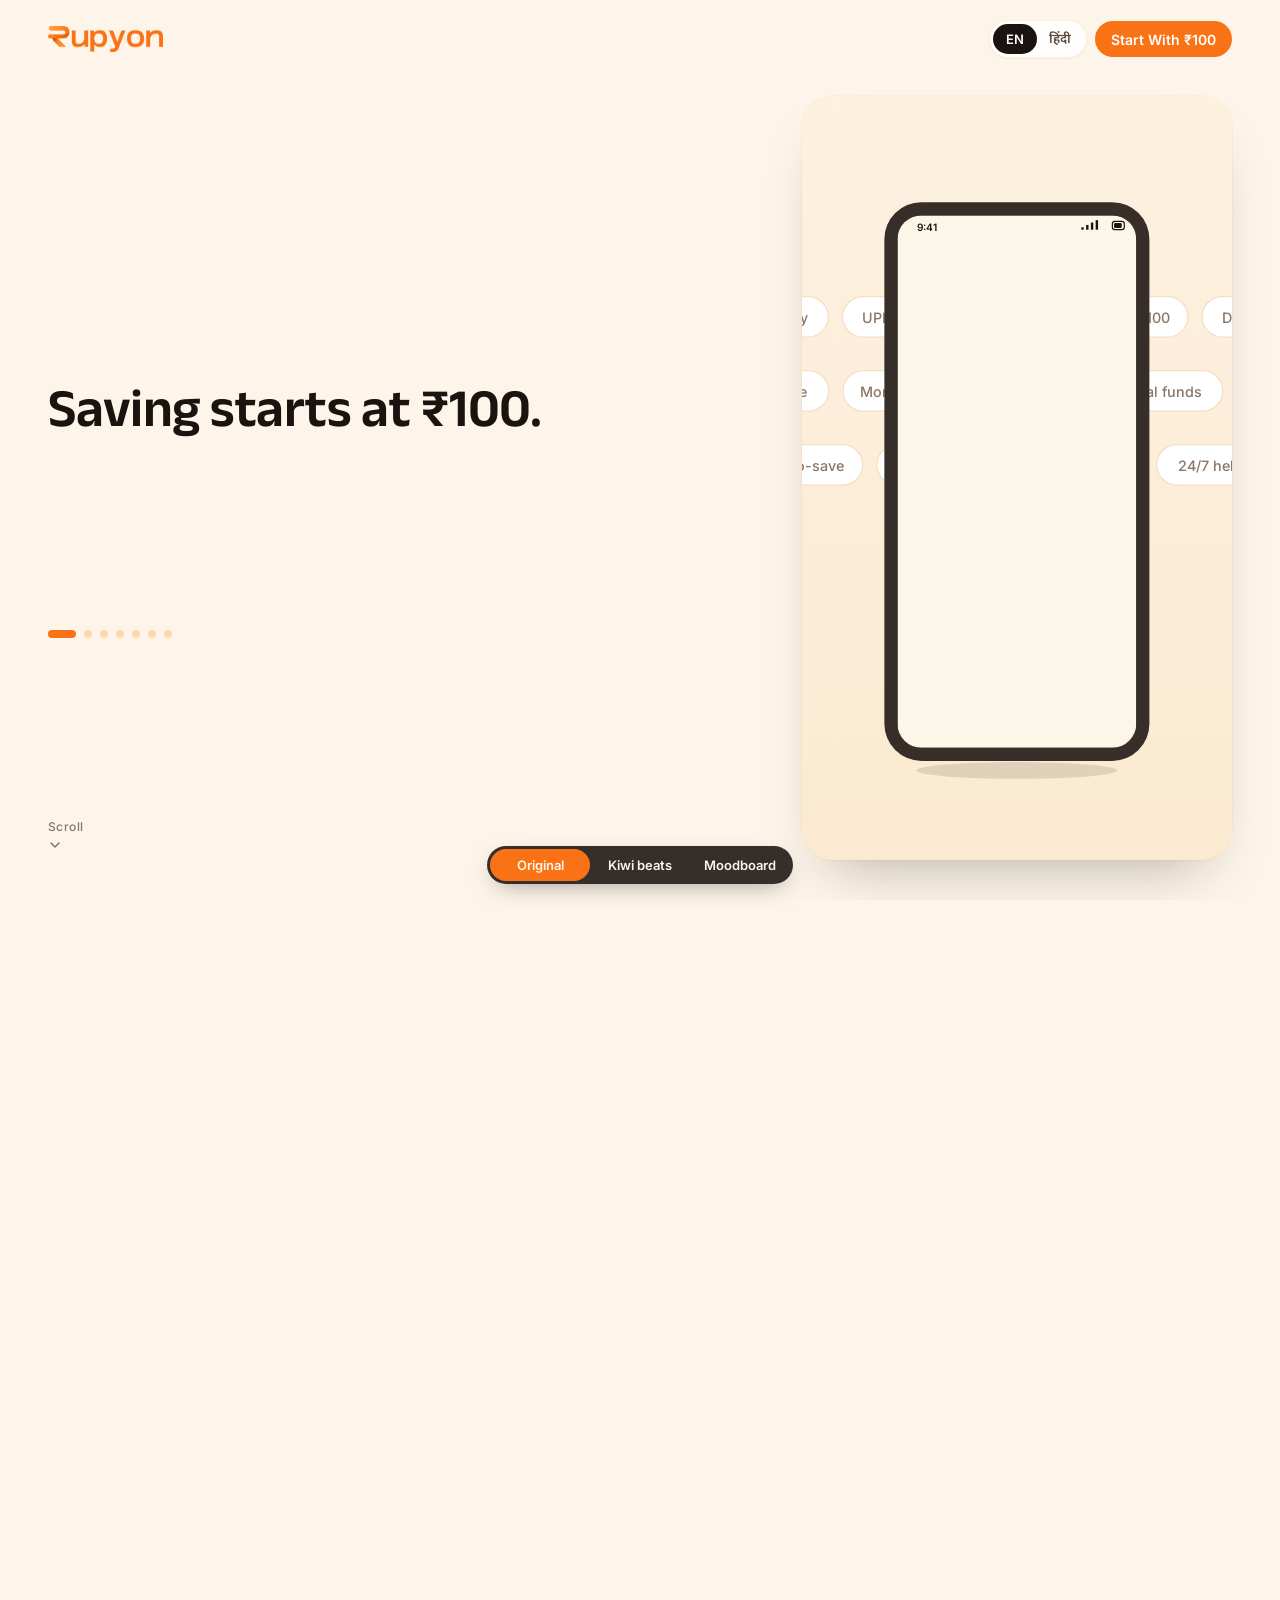
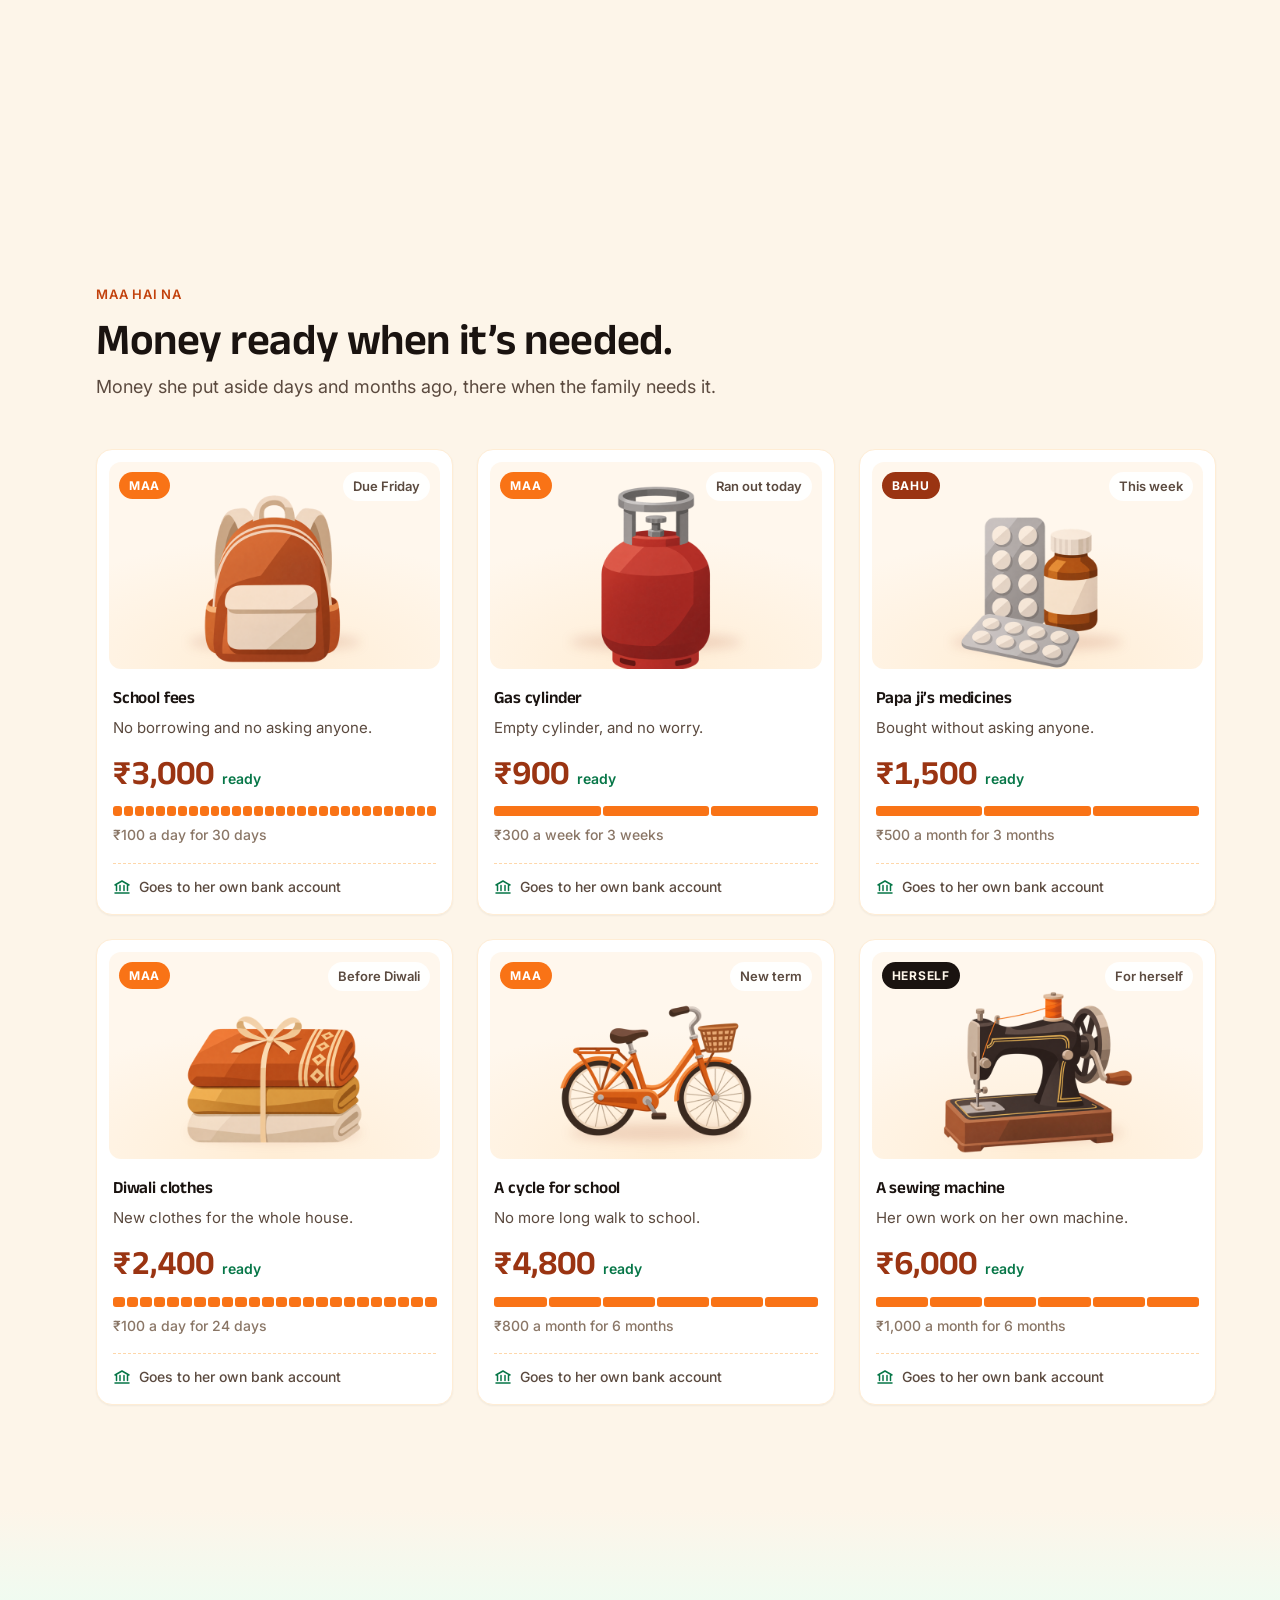
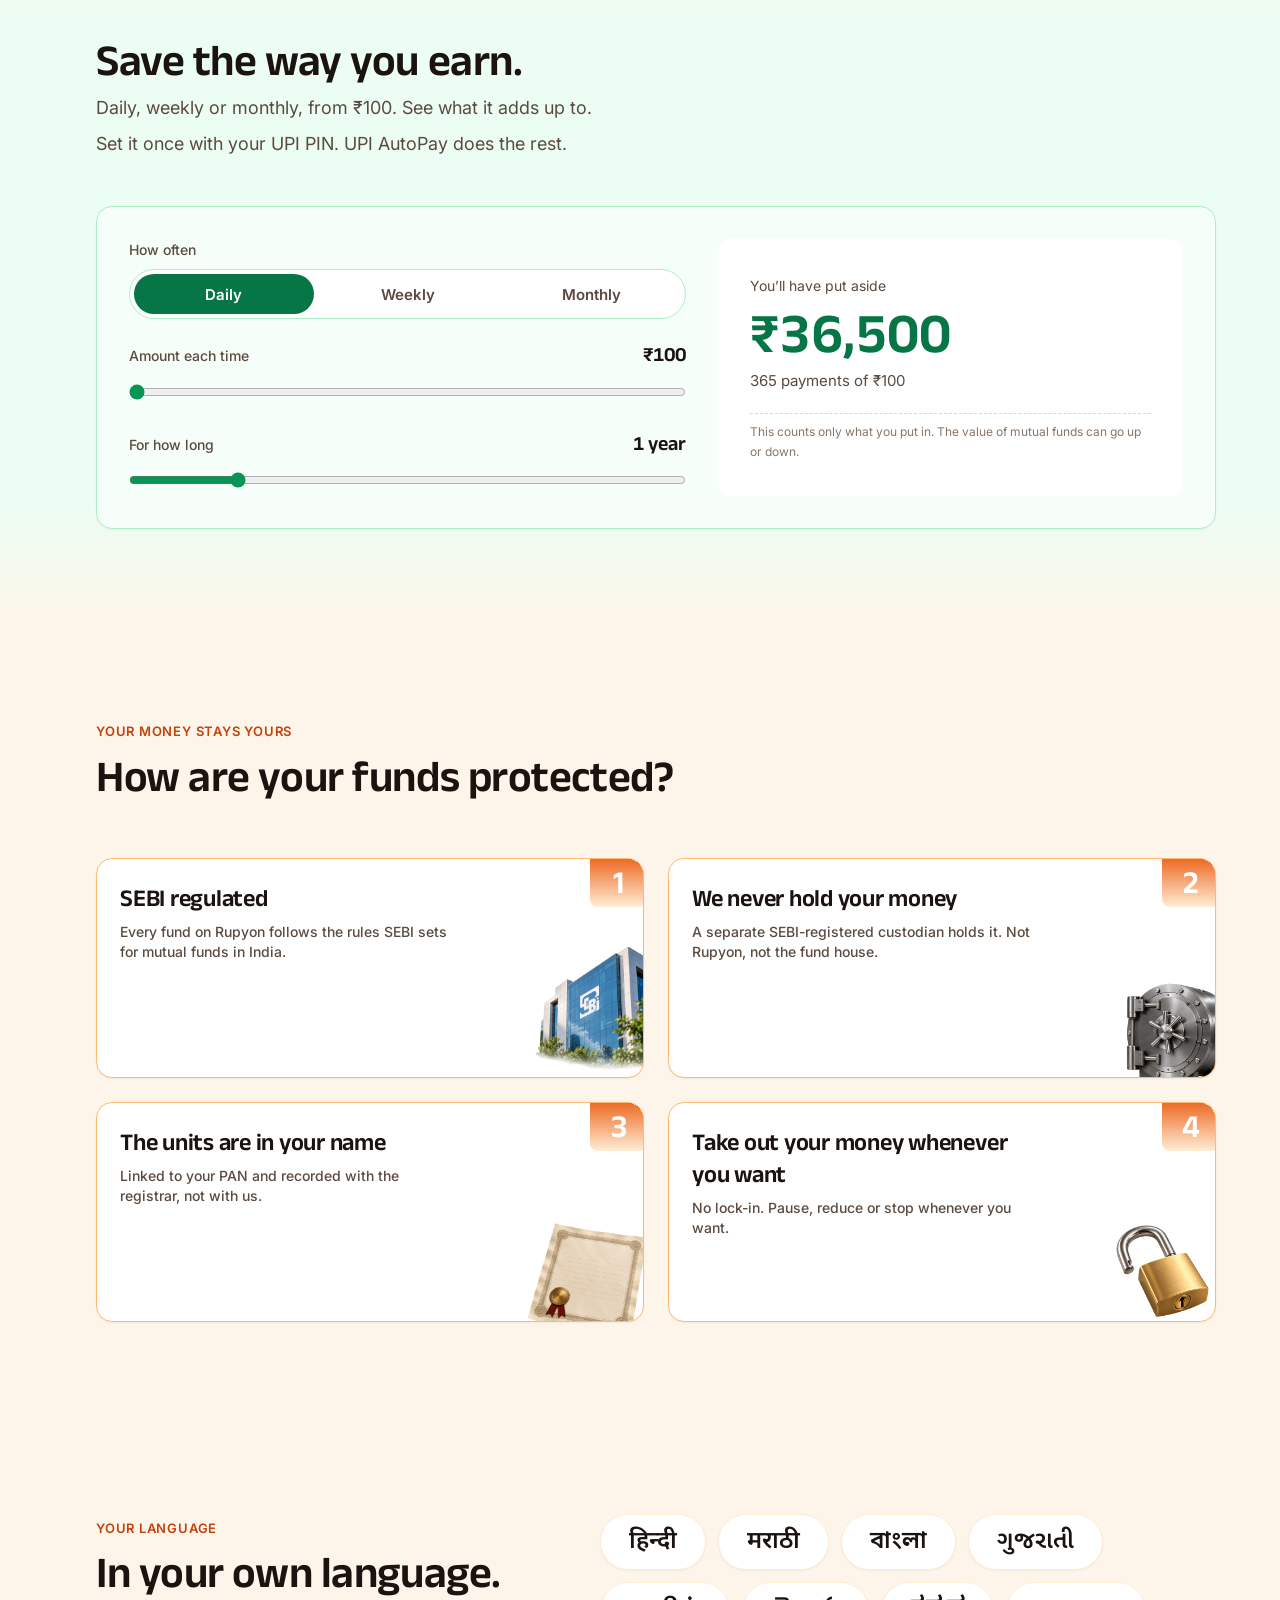
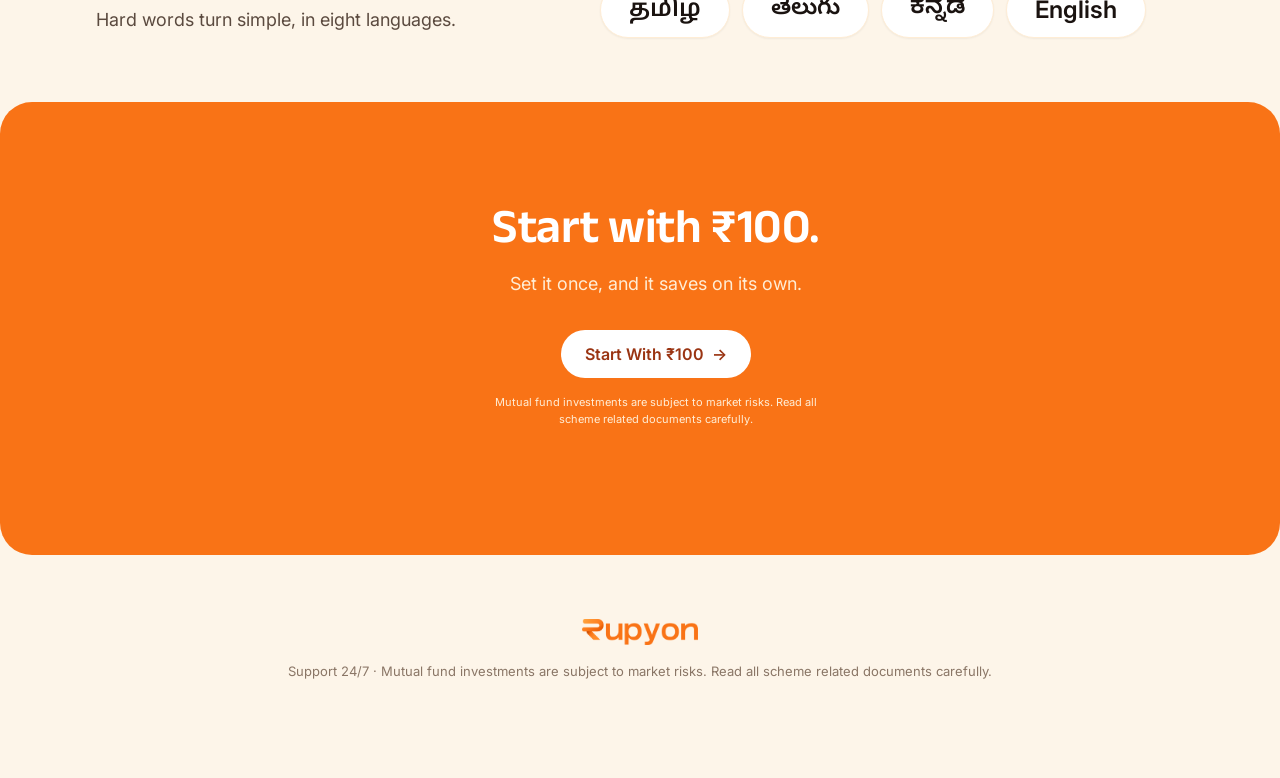
<file: site.html>
<!doctype html>
<html lang="en">
<head>
<meta charset="utf-8">
<meta name="viewport" content="width=device-width, initial-scale=1, viewport-fit=cover">
<title>Rupyon · Maa hai na</title>
<link rel="icon" href="brand/rupyon-mark.png">
<link rel="preconnect" href="https://fonts.googleapis.com">
<link rel="preconnect" href="https://fonts.gstatic.com" crossorigin>
<link rel="stylesheet" href="https://fonts.googleapis.com/css2?family=Anek+Latin:wght@500;600;700&family=Inter:wght@400;500;600&family=Noto+Sans+Devanagari:wght@500;600&family=Noto+Sans+Bengali:wght@600&family=Noto+Sans+Gujarati:wght@600&family=Noto+Sans+Tamil:wght@600&family=Noto+Sans+Telugu:wght@600&family=Noto+Sans+Kannada:wght@600&display=swap">
<link rel="stylesheet" href="sections.css">
<style>
/* Scroll prototype of the Rupyon site, round 3 (Maa hai na). Mobile first: the opener is a full-screen sticky stage under 900px,
   and on desktop it becomes words on the left with the scene in a 9:16 window on the right. Colours are Neev's light tokens. */

/* opener */
.opener { position: relative; height: 732svh; } /* 13.4 weight units at about 47svh each, plus the 100svh stage */
.stage { position: sticky; top: 0; height: 100svh; overflow: hidden; }
.scene { position: absolute; inset: 0; background: var(--canvas); --x: 0; } /* --x is the exit progress of the last beat, 0 to 1 */
.scene svg { width: 100%; height: 100%; display: block; }
.side { display: contents; }
.copy { position: absolute; left: var(--gutter); right: var(--gutter); text-align: center; pointer-events: none; opacity: 0; transform: translateY(10px); transition: opacity .3s ease, transform .3s ease; }
.copy.show { opacity: 1; transform: none; }
.copy.top { top: calc(10svh + 8px); }
.copy.bottom { bottom: 9svh; }
.copy .line { font: 600 28px/1.25 var(--f-head); letter-spacing: -0.01em; color: var(--ink); text-wrap: balance; }
:root[lang="hi"] .copy .line { font: 600 26px/1.4 var(--f-deva); letter-spacing: 0; }
.cta { position: absolute; left: var(--gutter); right: var(--gutter); bottom: calc(4svh + 28px); display: flex; flex-direction: column; align-items: center; gap: 10px; text-align: center; opacity: 0; transform: translateY(10px); transition: opacity .3s ease, transform .3s ease; pointer-events: none; }
.cta.show { opacity: 1; transform: none; pointer-events: auto; }
.cta .risk { max-width: 34ch; }
.rail { position: absolute; left: 0; right: 0; bottom: 0; height: 3px; background: rgba(249, 115, 22, .15); transition: opacity .2s cubic-bezier(.23, 1, .32, 1); }
.rail.gone { opacity: 0; }
.rail span { display: block; height: 100%; width: 0; background: var(--brand-500); }
.hint { display: none; position: absolute; font-size: 12px; font-weight: 500; color: var(--ink-3); letter-spacing: .04em; transition: opacity .3s; flex-direction: column; gap: 2px; }
.hint svg { animation: nudge 1.6s ease-in-out infinite; }
@keyframes nudge { 50% { transform: translateY(4px); } }
.dots { display: none; }

@media (min-width: 900px) {
  .stage { display: grid; grid-template-columns: minmax(0, 1fr) auto; align-items: center; gap: 72px; padding: 96px var(--gutter) 40px; }
  .scene { position: relative; inset: auto; height: min(calc(100svh - 136px), 820px); aspect-ratio: 9 / 16; border-radius: 32px; overflow: hidden; box-shadow: 0 30px 60px -30px rgba(26, 19, 16, calc(.35 * (1 - var(--x)))), 0 0 0 1px color-mix(in srgb, var(--brand-100) calc((1 - var(--x)) * 100%), transparent); grid-column: 2; grid-row: 1; }
  .side { display: flex; flex-direction: column; gap: 32px; grid-column: 1; grid-row: 1; min-height: 280px; justify-content: center; }
  .copy, .copy.top, .copy.bottom, .cta { position: static; text-align: left; }
  .copy .line, :root[lang="hi"] .copy .line { font-size: clamp(40px, 4.2vw, 60px); line-height: 1.2; }
  :root[lang="hi"] .copy .line { line-height: 1.35; }
  .cta { align-items: flex-start; text-align: left; }
  .hint { display: flex; left: var(--gutter); align-items: flex-start; bottom: 48px; }
  .dots { display: flex; gap: 8px; position: absolute; left: var(--gutter); top: 50%; margin-top: 180px; }
  .dots i { width: 8px; height: 8px; border-radius: 4px; background: var(--brand-200); transition: width .3s, background .3s; }
  .dots i.on { width: 28px; background: var(--brand-500); }
  .rail { display: none; }
}
@media (prefers-reduced-motion: reduce) {
  .copy, .cta { transition: none; }
  .hint svg { animation: none; }
}
/* reduced motion: no pin and no scroll-driven redraw. The opener is a short static stack, each beat drawn once at its resting frame (site.html script adds .calm) */
.stack { display: none; }
.calm .opener { height: auto; }
.calm .stage { position: static; height: auto; display: flex; flex-direction: column; padding: 96px var(--gutter) 48px; overflow: visible; }
.calm .stack { order: 1; width: 100%; min-width: 0; }
.calm .side { order: 2; }
.calm .scene, .calm .copy, .calm .dots, .calm .hint, .calm .rail { display: none; }
.calm .side { display: block; }
.calm .stack { display: grid; grid-template-columns: repeat(auto-fill, minmax(150px, 1fr)); gap: 28px 16px; max-width: 1120px; margin: 0 auto; }
.calm .still { display: flex; flex-direction: column; gap: 12px; margin: 0; }
.calm .still svg { width: 100%; height: auto; aspect-ratio: 9 / 16; border-radius: 20px; display: block; box-shadow: 0 0 0 1px var(--brand-100); }
.calm .still .line { font: 600 17px/1.3 var(--f-head); color: var(--ink); text-align: center; text-wrap: balance; min-height: 2.6em; }
:root[lang="hi"] .calm .still .line { font: 600 16px/1.4 var(--f-deva); }
.calm .cta { position: static; opacity: 1; transform: none; pointer-events: auto; margin-top: 40px; align-items: center; text-align: center; }
</style>
</head>
<body>

<nav class="nav" aria-label="Rupyon">
  <a class="logo" href="#top"><img class="wordmark" src="brand/rupyon-wordmark-orange.png" alt="Rupyon"></a>
  <div class="nav-right">
    <div class="lang-toggle" role="group" aria-label="Language"><button type="button" data-lang="en" aria-pressed="true">EN</button><button type="button" data-lang="hi" aria-pressed="false" lang="hi">हिंदी</button></div>
    <a class="btn sm nav-cta" href="#start" data-t="cta">Start With ₹100</a>
  </div>
</nav>

<main id="top">
  <section class="opener" id="opener" aria-label="Maa hai na">
    <div class="stage">
      <div class="scene"><svg id="scene" viewBox="0 0 360 640" preserveAspectRatio="xMidYMid meet" role="img" aria-label="Rupyon story"></svg></div>
      <div class="side">
        <div class="copy" id="copy"><p class="line" id="line"></p></div>
        <div class="cta" id="cta"><a class="btn" href="#start" data-t="cta">Start With ₹100</a><p class="risk" data-t="risk">Mutual fund investments are subject to market risks. Read all scheme related documents carefully.</p></div>
      </div>
      <div class="dots" id="dots" aria-hidden="true"></div>
      <div class="hint" id="hint" aria-hidden="true">Scroll<svg width="14" height="14" viewBox="0 0 14 14"><path d="M3 5l4 4 4-4" stroke="currentColor" stroke-width="1.6" fill="none" stroke-linecap="round" stroke-linejoin="round"/></svg></div>
      <div class="rail" id="railbox" aria-hidden="true"><span id="rail"></span></div>
      <div class="stack" id="stack"></div>
    </div>
  </section>

  <!-- sections:begin (identical in site.html, kiwi.html and moodboard.html; styled by sections.css, driven by sections.js) -->
  <section class="sec" id="moments" aria-labelledby="moments-h">
    <div class="sec-in">
      <div class="sec-head"><span class="label" data-t="mLabel">Maa hai na</span><h2 id="moments-h" data-t="mTitle">Money ready when it’s needed.</h2><p class="sub" data-t="mSub">Money she put aside days and months ago, there when the family needs it.</p></div>
      <div class="moments" id="moment-list" tabindex="0" role="region" aria-label="Moments"></div>
      <div class="mdots" id="mdots" aria-hidden="true"></div>
    </div>
  </section>

  <section class="sec" id="rhythm" aria-labelledby="rhythm-h">
    <div class="sec-in">
      <div class="sec-head"><span class="label" data-t="rLabel">Your rhythm</span><h2 id="rhythm-h" data-t="rTitle">Save the way you earn.</h2><p class="sub" data-t="rSub">Daily, weekly or monthly, from ₹100. See what it adds up to.</p><p class="sub" data-t="rNote">Set it once with your UPI PIN. UPI AutoPay does the rest.</p></div>
      <div class="calc" id="calc">
        <div class="calc-in">
          <div class="field"><span class="flabel" id="c-how" data-t="cHow">How often</span>
            <div class="seg" role="group" aria-labelledby="c-how">
              <button type="button" data-f="daily" aria-pressed="true" data-t="daily">Daily</button><button type="button" data-f="weekly" aria-pressed="false" data-t="weekly">Weekly</button><button type="button" data-f="monthly" aria-pressed="false" data-t="monthly">Monthly</button>
            </div></div>
          <div class="field"><label class="flabel" for="c-amt"><span data-t="cAmt">Amount each time</span><b id="c-amt-v">₹100</b></label><input type="range" id="c-amt" min="100" max="1000" step="50" value="100"></div>
          <div class="field"><label class="flabel" for="c-dur"><span data-t="cDur">For how long</span><b id="c-dur-v">1 year</b></label><input type="range" id="c-dur" min="1" max="60" step="1" value="12"></div>
        </div>
        <div class="calc-out" aria-live="polite">
          <span class="olabel" data-t="cOut">You’ll have put aside</span>
          <b class="total" id="c-total">₹36,500</b>
          <span class="osub" id="c-sub">365 payments of ₹100</span>
          <p class="fine" data-t="cFine">This counts only what you put in. The value of mutual funds can go up or down.</p>
        </div>
      </div>
    </div>
  </section>

  <section class="sec" id="yours" aria-labelledby="yours-h">
    <div class="sec-in">
      <div class="sec-head"><span class="label" data-t="yLabel">Your money stays yours</span><h2 id="yours-h" data-t="yTitle">How are your funds protected?</h2></div>
      <div class="prot" id="prot">
        <div class="prot-track" id="prot-track" role="region" aria-labelledby="yours-h" tabindex="0">
          <article class="pcard" style="--k:0"><div class="pcard-t"><h3 data-t="p1">SEBI regulated</h3><p data-t="p1b">Every fund on Rupyon follows the rules SEBI sets for mutual funds in India.</p></div><div class="pcard-i crop" style="--t:88px;--r:-1px;--w:111px;--h:131px" aria-hidden="true"><img src="assets/protect/protect-sebi.png" alt="" width="600" height="400" loading="lazy" decoding="async"></div><span class="pcard-n" aria-hidden="true">1</span></article>
          <article class="pcard" style="--k:1"><div class="pcard-t"><h3 data-t="p2">We never hold your money</h3><p data-t="p2b">A separate SEBI-registered custodian holds it. Not Rupyon, not the fund house.</p></div><div class="pcard-i flip" style="--t:121px;--r:-20px;--w:114px;--h:114px" aria-hidden="true"><img src="assets/protect/protect-vault.png" alt="" width="400" height="400" loading="lazy" decoding="async"></div><span class="pcard-n" aria-hidden="true">2</span></article>
          <article class="pcard" style="--k:2"><div class="pcard-t"><h3 data-t="p3">The units are in your name</h3><p data-t="p3b">Linked to your PAN and recorded with the registrar, not with us.</p></div><div class="pcard-i" style="--t:118px;--r:-6px;--w:122px;--h:122px" aria-hidden="true"><img src="assets/protect/protect-certificate.png" alt="" width="400" height="400" loading="lazy" decoding="async"></div><span class="pcard-n" aria-hidden="true">3</span></article>
          <article class="pcard" style="--k:3"><div class="pcard-t"><h3 data-t="p4">Take out your money whenever you want</h3><p data-t="p4b">No lock-in. Pause, reduce or stop whenever you want.</p></div><div class="pcard-i" style="--t:115px;--r:-7px;--w:113px;--h:113px" aria-hidden="true"><img src="assets/protect/protect-padlock.png" alt="" width="400" height="400" loading="lazy" decoding="async"></div><span class="pcard-n" aria-hidden="true">4</span></article>
        </div>
        <div class="prot-dots" role="group" aria-labelledby="yours-h"><button type="button"><b class="pb"><i></i></b><span class="sr"><span data-t="pCard">Card</span> 1</span></button><button type="button"><b class="pb"><i></i></b><span class="sr"><span data-t="pCard">Card</span> 2</span></button><button type="button"><b class="pb"><i></i></b><span class="sr"><span data-t="pCard">Card</span> 3</span></button><button type="button"><b class="pb"><i></i></b><span class="sr"><span data-t="pCard">Card</span> 4</span></button></div>
      </div>
    </div>
  </section>

  <section class="sec" id="language" aria-labelledby="lang-h">
    <div class="sec-in">
      <div class="sec-head"><span class="label" data-t="lLabel">Your language</span><h2 id="lang-h" data-t="lTitle">In your own language.</h2><p class="sub" data-t="lSub">Hard words turn simple, in eight languages.</p></div>
      <div class="langs">
        <span class="lang" lang="hi">हिन्दी</span><span class="lang" lang="mr">मराठी</span><span class="lang" lang="bn">বাংলা</span><span class="lang" lang="gu">ગુજરાતી</span>
        <span class="lang" lang="ta">தமிழ்</span><span class="lang" lang="te">తెలుగు</span><span class="lang" lang="kn">ಕನ್ನಡ</span><span class="lang" lang="en">English</span>
      </div>
    </div>
  </section>

  <section class="sec start" id="start" aria-labelledby="start-h">
    <div class="sec-in">
      <h2 id="start-h" data-t="sTitle">Start with ₹100.</h2>
      <p class="sub" data-t="sSub">Set it once, and it saves on its own.</p>
      <div class="start-row"><a class="btn" href="#start"><span data-t="cta">Start With ₹100</span><span class="arr" aria-hidden="true">→</span></a></div>
      <p class="risk" data-t="risk">Mutual fund investments are subject to market risks. Read all scheme related documents carefully.</p>
    </div>
  </section>
</main>

<footer>
  <a class="logo" href="#top"><img class="wordmark" src="brand/rupyon-wordmark-orange.png" alt="Rupyon"></a>
  <p><span data-t="support">Support 24/7</span> · <span data-t="risk">Mutual fund investments are subject to market risks. Read all scheme related documents carefully.</span></p>
</footer>
<!-- sections:end -->

<script>window.DABBA_ASSETS = "assets/dabba/"; window.TURN_MARK = "brand/rupyon-mark.png";</script>
<script src="dabba-scenes.js"></script>
<script src="variant.js"></script>
<script src="sections.js"></script>
<script>
const { C, E, CREAM, DEFS, beats, setLang } = DabbaScenes;

/* the seven beats; w is each beat's share of the scroll */
const BEATS = [
  { w: 1.9, line: { en: "Saving starts at ₹100.", hi: "बचत शुरू, सिर्फ़ ₹100 से।" }, pos: "bottom" },
  { w: 2 },
  { w: 2 },
  { w: 2.2, line: { en: "₹9,000 saved in 90 days.", hi: "90 दिन में ₹9,000 जमा।" }, pos: "top" },
  { w: 1.7, bg: "#FFFFFF", line: { en: "Fees due on Friday.", hi: "शुक्रवार तक फ़ीस भरनी है।" }, pos: "top" },
  { w: 2.2, line: { en: "Saved for months. Ready today.", hi: "महीनों की बचत, आज काम आई।" }, pos: "top" },
  { w: 1.4, line: { en: "Maa’s got it.", hi: "माँ है ना।" }, pos: "top", cta: true },
].map((b, i) => ({ ...b, draw: beats[i] }));

/* ---------- scroll wiring ---------- */
const svg = document.getElementById("scene"), opener = document.getElementById("opener"), copy = document.getElementById("copy"), lineEl = document.getElementById("line"),
  ctaEl = document.getElementById("cta"), railbox = document.getElementById("railbox"), rail = document.getElementById("rail"), hint = document.getElementById("hint"), dots = document.getElementById("dots");
const SUM = BEATS.reduce((a, b) => a + b.w, 0), EDGES = BEATS.reduce((acc, b) => (acc.push(acc[acc.length - 1] + b.w / SUM), acc), [0]);
dots.innerHTML = BEATS.map(() => "<i></i>").join("");
const desktop = matchMedia("(min-width: 900px)");
let cur = -1, queued = false;
function progress() { const r = opener.getBoundingClientRect(), d = opener.offsetHeight - innerHeight; return d > 0 ? C(-r.top / d) : 0; } // a hidden frame has no height: 0/0 would draw NaN
/* resting frame of each beat, shared by jump() and the reduced-motion stack (beat 6 rests once the slip is paid, beat 7 before its exit) */
const REST = [0.75, 0.75, 0.75, 0.75, 0.75, 0.97, 0.7];
const CALM = matchMedia("(prefers-reduced-motion: reduce)").matches;
function still() {
  document.documentElement.classList.add("calm");
  document.getElementById("stack").innerHTML = BEATS.map((b, k) => `<figure class="still"><svg viewBox="0 0 360 640" preserveAspectRatio="xMidYMid slice" role="img" aria-label="${b.line ? b.line[lang] : "Rupyon story"}" style="background:${b.bg || CREAM}">${DEFS}<rect x="-400" y="-400" width="1160" height="1440" fill="${b.bg || "url(#sky)"}"/>${b.draw(REST[k])}</svg><p class="line">${b.line ? b.line[lang] : ""}</p></figure>`).join("");
  ctaEl.classList.add("show");
}
const EXIT_FROM = 0.75, easeIn = t => t * t * t; // the last beat leaves over its final quarter: ease-in, because it is leaving
function draw() {
  queued = false;
  if (CALM) return still();
  const g = progress(); let i = 0; while (i < BEATS.length - 1 && g >= EDGES[i + 1]) i++;
  const p = C((g - EDGES[i]) / (EDGES[i + 1] - EDGES[i])), b = BEATS[i], last = i === BEATS.length - 1;
  const x = last ? easeIn(C((p - EXIT_FROM) / (1 - EXIT_FROM))) : 0, settle = last ? C((p - EXIT_FROM) / (1 - EXIT_FROM)) : 0;
  /* phones: the full-screen scene shrinks on the last beat so the risk copy under the button never meets the phone (desktop keeps its own column) */
  let fit = 1;
  if (last && !desktop.matches) {
    const h = svg.clientHeight, w = svg.clientWidth, k = Math.min(w / 360, h / 640), offY = (h - 640 * k) / 2, room = ctaEl.offsetTop - 10;
    fit = Math.max(0.6, Math.min(1, ((room - offY) / k - 79) / 486));
    fit = 1 + (fit - 1) * E(C(p / 0.3)); // eases in while the beat-6 phone leaves
  }
  const sc = (fit * (1 - 0.04 * x)).toFixed(4), py = desktop.matches ? 320 : 79, body = last ? `<g opacity="${(1 - x).toFixed(3)}" transform="translate(180 ${py}) scale(${sc}) translate(-180 -${py})">${b.draw(p)}</g>` : b.draw(p);
  svg.innerHTML = DEFS + `<rect x="-400" y="-400" width="1160" height="1440" fill="${b.bg || "url(#sky)"}"/>` + (settle > 0 ? `<rect x="-400" y="-400" width="1160" height="1440" fill="${CREAM}" opacity="${settle.toFixed(3)}"/>` : "") + body;
  svg.parentElement.style.background = b.bg || CREAM;
  svg.parentElement.style.setProperty("--x", x.toFixed(3));
  const lift = x > 0 ? { transition: "none", opacity: (1 - x).toFixed(3), transform: `translateY(${(-24 * x).toFixed(1)}px)` } : { transition: "", opacity: "", transform: "" };
  Object.assign(copy.style, lift); Object.assign(ctaEl.style, lift); ctaEl.style.pointerEvents = x > 0.4 ? "none" : ""; dots.style.opacity = x > 0 ? (1 - x).toFixed(3) : "";
  if (i !== cur) {
    cur = i; copy.classList.remove("show");
    [...dots.children].forEach((d, k) => d.classList.toggle("on", k === i));
    if (b.line) { lineEl.textContent = b.line[lang]; copy.className = "copy " + (b.pos || "top"); void copy.offsetWidth; copy.classList.add("show"); }
  }
  ctaEl.classList.toggle("show", !!b.cta && p > 0.15);
  rail.style.width = (g * 100).toFixed(2) + "%"; railbox.classList.toggle("gone", g > 0.985);
  hint.style.opacity = g > 0.015 ? 0 : 1;
}
const queue = () => { if (!queued) { queued = true; requestAnimationFrame(draw); } };
if (!CALM) { addEventListener("scroll", queue, { passive: true }); addEventListener("resize", queue); desktop.addEventListener("change", queue); }

/* #beat-1 to #beat-7 jump to that beat, for review and screenshots */
function jump() {
  const m = location.hash.match(/^#beat-([1-7])$/); if (!m) return;
  const k = +m[1] - 1, at = EDGES[k] + (EDGES[k + 1] - EDGES[k]) * REST[k];
  if (CALM) return document.querySelectorAll("#stack .still")[k].scrollIntoView();
  scrollTo(0, opener.offsetTop + at * (opener.offsetHeight - innerHeight));
}
addEventListener("hashchange", () => { jump(); queue(); });


/* ---------- language switch: English first, remembered on this device (the section words live in sections.js) ---------- */
let lang = "en";
try { if (localStorage.getItem("rupyon-lang") === "hi") lang = "hi"; } catch (e) {}
const toggles = document.querySelectorAll(".lang-toggle button");
function applyLang(l) {
  lang = l; document.documentElement.lang = l; setLang(l);
  RupyonSections.setLang(l);
  toggles.forEach(b => b.setAttribute("aria-pressed", String(b.dataset.lang === l)));
  cur = -1; draw();
  try { localStorage.setItem("rupyon-lang", l); } catch (e) {}
}
toggles.forEach(b => b.addEventListener("click", () => applyLang(b.dataset.lang)));

/* the presenting harness (preview.html) drives language and jumps from outside the frame */
addEventListener("message", e => {
  const m = e.data && e.data.rupyon; if (!m) return;
  if (m.lang === "en" || m.lang === "hi") applyLang(m.lang);
  if (m.hash) { if (RupyonSections.has(m.hash)) RupyonSections.goTo(m.hash, { push: false }); else if (location.hash === m.hash) { jump(); queue(); } else location.hash = m.hash; }
});
if (parent !== window) parent.postMessage({ rupyonReady: true }, "*");



DabbaScenes.preload();
RupyonSections.init();
jump(); applyLang(lang);
</script>
</body>
</html>
</file>
<file: sections.css>
/* Rupyon sections: everything below the hero, shared by site.html, kiwi.html and moodboard.html.
   Each page links this file before its own <style>, which holds only its hero. Colours are Neev's light tokens. */

/* ---------- tokens ---------- */
:root {
  --canvas: #FDF5E9; --card: #FFFFFF; --ink: #1A1310; --ink-2: #5B4A3F; --ink-3: #8A7666;
  --brand-50: #FFF7ED; --brand-100: #FFEDD5; --brand-200: #FED7AA; --brand-300: #FDBA74; --brand-500: #F97316; --brand-600: #EA580C; --brand-700: #C2410C; --brand-800: #9A3412;
  --success-50: #ECFDF3; --success-200: #ABEFC6; --success-600: #079455; --success-700: #067647;
  --f-head: "Anek Latin", "Inter", system-ui, sans-serif;
  --f-body: "Inter", system-ui, -apple-system, "Segoe UI", sans-serif;
  --f-deva: "Noto Sans Devanagari", "Noto Sans", "Inter", system-ui, sans-serif;
  --gutter: max(16px, env(safe-area-inset-left, 0px));
  --ease-out: cubic-bezier(0.23, 1, 0.32, 1);
  --ease-in-out: cubic-bezier(0.77, 0, 0.175, 1);
  /* spacing, on an 8px grid: section padding, head-to-content gap, green fade length */
  --sec-y: 64px; --head-gap: 32px; --fade: 120px;
  --nav-h: 62px; /* the fixed nav's height: scroll-padding and the smooth anchor helper both use it */
  --r-card: 16px; --shadow-card: 0 1px 2px rgba(26, 19, 16, .05);
  color-scheme: light;
}
@media (min-width: 900px) { :root { --gutter: max(48px, calc((100vw - 1200px) / 2)); --sec-y: 96px; --head-gap: 48px; --nav-h: 70px; } }
html { scroll-padding-top: var(--nav-h); }
* { box-sizing: border-box; }
html, body { margin: 0; }
body { background: var(--canvas); color: var(--ink); font: 16px/1.6 var(--f-body); -webkit-font-smoothing: antialiased; }
[lang="hi"] { font-family: var(--f-deva); }
h1, h2, h3 { font-family: var(--f-head); font-weight: 600; letter-spacing: -0.01em; margin: 0; text-wrap: balance; }
p { margin: 0; }
img { max-width: 100%; }
a, button { -webkit-tap-highlight-color: transparent; }
a:focus-visible, button:focus-visible { outline: 2px solid var(--brand-500); outline-offset: 3px; }
.sec:focus { outline: none; }
:root[lang="hi"] body, :root[lang="hi"] .btn { font-family: var(--f-deva); }
:root[lang="hi"] h2 { font-family: var(--f-deva); letter-spacing: 0; line-height: 1.4; }

/* ---------- one button: press feedback, an arrow that leans in, hover only for a real pointer ---------- */
.btn { position: relative; display: inline-flex; align-items: center; justify-content: center; gap: 8px; height: 48px; padding: 0 24px; border-radius: 999px; border: 0;
  background: var(--brand-500); color: #fff; font: 600 16px var(--f-body); text-decoration: none; cursor: pointer;
  transition: background-color .2s ease, transform .14s var(--ease-out); }
.btn .arr { transition: transform .2s var(--ease-out); }
.btn:active { transform: scale(.97); }
.btn.sm { height: 36px; padding: 0 16px; font-size: 14px; }
@media (hover: hover) and (pointer: fine) {
  .btn:hover { background: var(--brand-600); }
  .btn:hover .arr { transform: translateX(3px); }
}
.risk { font-size: 11px; line-height: 1.5; color: var(--ink-3); }

/* ---------- nav: transparent over the hero, a calm frosted bar once the sections begin (.is-solid, set by sections.js) ---------- */
.nav { position: fixed; z-index: 20; inset: 0 0 auto; display: flex; align-items: center; justify-content: space-between; padding: calc(env(safe-area-inset-top, 0px) + 12px) var(--gutter) 12px; pointer-events: none; border-bottom: 1px solid transparent; }
.nav > * { pointer-events: auto; }
.nav, .masthead { transition: background-color .2s ease-out, border-color .2s ease-out, -webkit-backdrop-filter .2s ease-out, backdrop-filter .2s ease-out; }
.nav.is-solid, .masthead.is-solid { background-color: rgba(253, 245, 233, .82); border-bottom-color: var(--brand-100); -webkit-backdrop-filter: blur(16px) saturate(180%); backdrop-filter: blur(16px) saturate(180%); }
.nav.is-solid { pointer-events: auto; }
@media (prefers-reduced-transparency: reduce) { .nav.is-solid, .masthead.is-solid { background-color: var(--canvas); -webkit-backdrop-filter: none; backdrop-filter: none; } }
.logo { display: inline-flex; align-items: center; gap: 8px; text-decoration: none; color: var(--ink); font: 600 22px var(--f-head); letter-spacing: -0.02em; }
.logo .wordmark { display: block; width: auto; height: 26px; }
.nav-right { display: flex; align-items: center; gap: 8px; }
.lang-toggle { display: inline-flex; padding: 3px; border-radius: 999px; background: rgba(255, 255, 255, .85); border: 1px solid var(--brand-100); box-shadow: 0 1px 2px rgba(26, 19, 16, .06); }
.lang-toggle button { height: 30px; min-width: 44px; padding: 0 12px; border: 0; border-radius: 999px; background: transparent; color: var(--ink-2); font: 600 13px var(--f-body); cursor: pointer; transition: background-color .15s, color .15s; }
.lang-toggle button[lang="hi"] { font-family: var(--f-deva); }
.lang-toggle button[aria-pressed="true"] { background: var(--ink); color: #fff; }
@media (max-width: 479px) { .nav-cta { display: none; } }
@media (min-width: 900px) { .nav { padding-top: 20px; } }

/* ---------- sections: cream canvas is the base, #rhythm is the one green band, #start is orange ---------- */
.sec { padding-block: var(--sec-y); padding-left: var(--gutter); padding-right: max(16px, env(safe-area-inset-right, 0px)); overflow-x: clip; }
.sec-in { max-width: 1120px; margin: 0 auto; display: flex; flex-direction: column; gap: var(--head-gap); }
.sec-head { display: flex; flex-direction: column; gap: 8px; max-width: 40rem; }
.label { font-size: 13px; font-weight: 600; letter-spacing: .06em; text-transform: uppercase; color: var(--brand-700); }
.sec-head h2 { font-size: 32px; line-height: 40px; }
.sub { font-size: 17px; line-height: 26px; color: var(--ink-2); }
@media (min-width: 900px) { .sec-head h2 { font-size: 44px; line-height: 52px; } .sub { font-size: 18px; line-height: 28px; } }

/* ---------- reveals: one system. sections.js adds .rv to heads, cards and the calculator, and .in once they are 12% inside the screen ---------- */
.rv { opacity: 0; transform: translateY(24px); transition: opacity .6s var(--ease-out), transform .6s var(--ease-out); transition-delay: calc(var(--i, 0) * 60ms); }
.rv.in { opacity: 1; transform: none; }

/* ---------- cards ---------- */
.moment, .pcard, .calc { border-radius: var(--r-card); box-shadow: var(--shadow-card); }

/* ---------- #moments ---------- */
.moments { display: grid; grid-auto-flow: column; grid-auto-columns: 84%; gap: 16px; overflow-x: auto; scroll-snap-type: x mandatory; padding-bottom: 8px; margin-inline: calc(var(--gutter) * -1); padding-inline: var(--gutter); scrollbar-width: none; }
.moments::-webkit-scrollbar { display: none; }
.moments:focus-visible { outline: 2px solid var(--brand-500); outline-offset: 4px; border-radius: 12px; }
.moment { scroll-snap-align: center; background: var(--card); border: 1px solid var(--brand-100); padding: 12px; display: flex; flex-direction: column; min-width: 0; }
.art { position: relative; aspect-ratio: 16 / 10; border-radius: 12px; background: radial-gradient(120% 90% at 50% 100%, var(--brand-100), var(--brand-50) 70%); display: grid; place-items: center; overflow: hidden; }
.art::after { content: ""; position: absolute; left: 24%; right: 24%; bottom: 9%; height: 8%; border-radius: 50%; background: rgba(154, 52, 18, .16); filter: blur(6px); }
.art img { position: relative; z-index: 1; width: auto; height: 86%; max-width: 70%; object-fit: contain; transition: transform .5s var(--ease-out); }
.art .who, .art .due { position: absolute; top: 10px; z-index: 2; }
.art .who { left: 10px; }
.art .due { right: 10px; }
.who { font-size: 12px; font-weight: 700; letter-spacing: .06em; text-transform: uppercase; padding: 4px 10px; border-radius: 999px; background: var(--brand-500); color: #fff; }
.who.bahu { background: var(--brand-800); }
.who.self { background: var(--ink); color: var(--canvas); }
.due { font-size: 13px; font-weight: 600; padding: 4px 10px; border-radius: 999px; background: rgba(255, 255, 255, .92); color: var(--ink-2); }
:root[lang="hi"] .who { letter-spacing: 0; text-transform: none; font-size: 13px; }
.mbody { display: flex; flex-direction: column; gap: 8px; padding: 16px 4px 16px; }
.mtitle { font: 600 17px/24px var(--f-head); letter-spacing: -.01em; }
:root[lang="hi"] .mtitle { font-family: var(--f-deva); line-height: 24px; letter-spacing: 0; }
.moment .mline { font-size: 15px; line-height: 22px; color: var(--ink-2); }
:root[lang="hi"] .moment .mline { line-height: 24px; }
.mamt { display: flex; align-items: baseline; gap: 8px; margin-top: 8px; }
.amt { font: 600 34px/1 var(--f-head); font-variant-numeric: tabular-nums; color: var(--brand-800); }
.rdy { font-size: 14px; font-weight: 600; color: var(--success-700); }
/* the bar fills left to right, the whole stagger at most 400ms however many days it has */
.bar { display: flex; gap: 2px; height: 10px; margin-top: 8px; }
.bar i { flex: 1; min-width: 0; border-radius: 3px; background: var(--brand-100); transition: background-color .3s ease; transition-delay: calc(min(var(--j) * 24ms, 400ms)); }
.moment.in .bar i { background: var(--brand-500); }
.build { font-size: 14px; font-weight: 500; color: var(--ink-3); }
.bank { display: flex; align-items: center; gap: 8px; margin: 0 4px 4px; padding-top: 12px; border-top: 1px dashed var(--brand-200); font-size: 14px; font-weight: 500; color: var(--ink-2); margin-top: auto; }
.bank svg { flex: none; color: var(--success-700); }
/* dots: 8px to look at, 32px to tap */
.mdots { display: flex; justify-content: center; margin-top: -16px; }
.mdots button { display: grid; place-items: center; width: 32px; height: 32px; padding: 0; border: 0; background: none; cursor: pointer; }
.mdots button:focus-visible { outline: 2px solid var(--brand-500); outline-offset: -2px; border-radius: 8px; }
.mdots i { display: block; width: 8px; height: 8px; border-radius: 4px; background: var(--brand-200); transition: width .3s ease, background-color .3s ease; }
.mdots button[aria-current="true"] i { width: 24px; background: var(--brand-500); }
@media (min-width: 900px) {
  .moments { grid-auto-flow: row; grid-template-columns: repeat(3, minmax(0, 1fr)); gap: 24px; overflow: visible; margin-inline: 0; padding-inline: 0; }
  .mdots { display: none; }
}

/* the fan (kiwi only, .moments--fan added by RupyonSections.init({ fan: true })): story cards that shuffle, like Kiwi's cards. The front card is the one you read. */
.moments--fan { display: block; position: relative; height: 500px; margin: 8px 0 0; padding: 0; overflow: visible; scroll-snap-type: none; --spread: 54px; --tilt: 6deg; touch-action: pan-y; }
.moments--fan .moment { position: absolute; left: 50%; top: 12px; width: 296px; margin-left: -148px; cursor: pointer; transform-origin: 50% 120%;
  transform: translateX(calc(var(--k) * var(--spread))) translateY(calc(var(--ak) * 12px)) rotate(calc(var(--k) * var(--tilt))) scale(calc(1 - var(--ak) * .05));
  transition: transform .65s var(--ease-in-out), box-shadow .3s ease; }
.moments--fan:not(.open) .moment { transform: translateY(40px) rotate(0deg) scale(.94); }
.moments--fan .moment > * { transition: opacity .4s ease; }
.moments--fan .moment:not([aria-current="true"]) > * { opacity: .7; }
.moments--fan .moment[aria-current="true"] { box-shadow: 0 2px 4px rgba(26, 19, 16, .06), 0 36px 60px -30px rgba(154, 52, 18, .45); cursor: default; }
.moments--fan .moment[aria-current="true"] .art img { transform: scale(1.06) rotate(-3deg); }
.moments--fan .moment[aria-current="true"] .bar i { background: var(--brand-500); }
.moments--fan .moment:focus-visible { outline: 2px solid var(--brand-500); outline-offset: 3px; }
.moments--fan + .mdots { display: flex; margin-top: 0; }
@media (min-width: 900px) { .moments--fan { height: 530px; --spread: 250px; --tilt: 5deg; } .moments--fan .moment { width: 320px; margin-left: -160px; } }

/* ---------- #rhythm: the calculator, in a soft green band that fades in and out of the cream ---------- */
#rhythm { background: linear-gradient(var(--canvas), var(--success-50) var(--fade), var(--success-50) calc(100% - var(--fade)), var(--canvas)); }
#rhythm .label { color: var(--success-700); }
.calc { display: grid; gap: 16px; background: rgba(255, 255, 255, .55); border: 1px solid var(--success-200); padding: 24px; }
.calc-in { display: flex; flex-direction: column; gap: 24px; min-width: 0; }
.field { display: flex; flex-direction: column; gap: 8px; }
.flabel { display: flex; justify-content: space-between; align-items: baseline; gap: 16px; font-size: 14px; font-weight: 500; color: var(--ink-2); }
.flabel b { font: 600 20px var(--f-head); color: var(--ink); font-variant-numeric: tabular-nums; }
.seg { display: grid; grid-template-columns: repeat(3, minmax(0, 1fr)); gap: 4px; padding: 4px; background: var(--card); border: 1px solid var(--success-200); border-radius: 999px; }
.seg button { height: 40px; border: 0; border-radius: 999px; background: transparent; color: var(--ink-2); font: 600 15px var(--f-body); cursor: pointer; transition: background-color .15s, color .15s; }
.seg button[aria-pressed="true"] { background: var(--success-700); color: #fff; }
:root[lang="hi"] .seg button { font-family: var(--f-deva); }
.calc input[type=range] { width: 100%; height: 32px; margin: 0; accent-color: var(--success-600); }
.calc-out { background: var(--card); border-radius: 12px; padding: 24px; display: flex; flex-direction: column; gap: 4px; min-width: 0; }
.olabel { font-size: 14px; color: var(--ink-2); }
.total { font: 600 44px/1.15 var(--f-head); color: var(--success-700); font-variant-numeric: tabular-nums; overflow-wrap: anywhere; }
.osub { font-size: 15px; color: var(--ink-2); }
.fine { font-size: 12px; color: var(--ink-3); margin-top: 16px; padding-top: 8px; border-top: 1px dashed var(--success-200); }
@media (min-width: 900px) {
  .calc { grid-template-columns: minmax(0, 1.2fr) minmax(0, 1fr); gap: 32px; padding: 32px; }
  .calc-out { justify-content: center; padding: 32px; }
  .total { font-size: 56px; }
}

/* ---------- #yours: the app's "How are your funds protected?" cards. A snap carousel under 900px, a 2x2 grid above ---------- */
.sr { position: absolute; width: 1px; height: 1px; overflow: hidden; clip-path: inset(50%); white-space: nowrap; }
.prot { display: flex; flex-direction: column; gap: 8px; }
.prot-track { display: flex; gap: 24px; overflow-x: auto; scroll-snap-type: x mandatory; scroll-padding-inline: var(--gutter); margin-inline: calc(var(--gutter) * -1); padding: 8px var(--gutter) 4px; scrollbar-width: none; overscroll-behavior-x: contain; }
.prot-track::-webkit-scrollbar { display: none; }
.prot-track:focus-visible { outline: 2px solid var(--brand-500); outline-offset: -2px; border-radius: 16px; }
.pcard { position: relative; flex: 0 0 min(340px, 100%); height: 220px; scroll-snap-align: start; overflow: hidden; border: 1px solid var(--brand-300); background: var(--card); }
.pcard-t { position: absolute; top: 23px; left: 23px; width: min(260px, calc(100% - 46px)); display: flex; flex-direction: column; gap: 8px; }
.pcard h3 { font: 600 24px/32px var(--f-head); letter-spacing: -0.01em; text-wrap: wrap; color: var(--ink); } /* the app's own heading-1 */
.pcard p { font-size: 14px; line-height: 20px; font-weight: 500; color: var(--ink-2); }
:root[lang="hi"] .pcard h3 { font-family: var(--f-deva); font-size: 22px; line-height: 32px; letter-spacing: 0; }
:root[lang="hi"] .pcard p { line-height: 22px; }
.pcard-i { position: absolute; top: var(--t); right: var(--r); width: var(--w); height: var(--h); pointer-events: none; }
.pcard-i img { display: block; width: 100%; height: auto; max-width: none; }
.pcard-i.crop { overflow: hidden; }
.pcard-i.crop img { position: absolute; top: 0; left: -76.8%; width: 177.03%; }
.pcard-i.flip { transform: scaleX(-1); }
.pcard-n { position: absolute; top: -7px; right: -4px; display: flex; align-items: center; justify-content: center; width: 57px; height: 55px; padding-top: 5px; border-radius: 8px; background: linear-gradient(to bottom, var(--brand-600), var(--brand-100)); color: #fff; font: 600 32px/40px var(--f-head); letter-spacing: -0.01em; }
.prot-dots { display: flex; justify-content: center; gap: 2px; }
.prot-dots button { display: flex; align-items: center; height: 32px; padding: 0 5px; border: 0; background: none; cursor: pointer; }
.prot-dots button:focus-visible { outline: 2px solid var(--brand-500); outline-offset: -2px; border-radius: 4px; }
.pb { display: block; width: 24px; height: 4px; border-radius: 2px; background: var(--brand-300); overflow: hidden; }
.pb i { display: block; width: 100%; height: 100%; background: var(--brand-600); transform: scaleX(0); transform-origin: 0 50%; }
.prot-dots .done i, .prot-dots .cur i { transform: none; }
.prot-dots .run i { animation: pfill 4s linear both; }
@keyframes pfill { from { transform: scaleX(0); } to { transform: scaleX(1); } }
@media (min-width: 900px) {
  .prot-track { display: grid; grid-template-columns: repeat(2, minmax(0, 1fr)); gap: 24px; overflow: visible; scroll-snap-type: none; margin-inline: 0; padding: 8px 0 0; }
  .pcard { flex: none; }
  .pcard-t { width: min(340px, calc(100% - 46px)); }
  .prot-dots { display: none; }
}

/* ---------- #language: white chips on the cream, in each language's own script ---------- */
.langs { display: flex; flex-wrap: wrap; gap: 12px; }
.lang { display: inline-flex; align-items: center; min-height: 44px; padding: 0 20px; background: var(--card); border: 1px solid var(--brand-100); border-radius: 999px; box-shadow: var(--shadow-card); font-weight: 600; font-size: 20px; line-height: 28px; }
.lang:lang(bn) { font-family: "Noto Sans Bengali", sans-serif; }
.lang:lang(gu) { font-family: "Noto Sans Gujarati", sans-serif; }
.lang:lang(ta) { font-family: "Noto Sans Tamil", sans-serif; }
.lang:lang(te) { font-family: "Noto Sans Telugu", sans-serif; }
.lang:lang(kn) { font-family: "Noto Sans Kannada", sans-serif; }
.lang:lang(mr), .lang:lang(hi) { font-family: var(--f-deva); }
@media (min-width: 900px) {
  /* the heading on the left, the eight scripts on the right: the section carries its own weight */
  #language .sec-in { display: grid; grid-template-columns: minmax(0, 5fr) minmax(0, 7fr); align-items: center; gap: 64px; }
  .lang { min-height: 56px; padding: 0 28px; font-size: 24px; line-height: 32px; }
}

/* ---------- #start (orange, rounded top and bottom) and the footer (flat cream) ---------- */
.start { position: relative; background: var(--brand-500); color: #fff; border-radius: 32px; margin-top: -32px; padding-bottom: calc(var(--sec-y) + 32px); }
.start .sec-in { align-items: center; text-align: center; gap: 16px; }
.start h2 { font-size: 32px; line-height: 40px; }
.start .sub { color: var(--brand-100); }
.start .start-row { margin-top: 16px; }
.start .btn { background: #fff; color: var(--brand-800); }
@media (hover: hover) and (pointer: fine) { .start .btn:hover { background: var(--brand-50); } }
.start .risk { color: var(--brand-100); max-width: 46ch; }
@media (min-width: 900px) { .start h2 { font-size: 48px; line-height: 56px; } .start .start-row { display: flex; align-items: center; gap: 32px; } }
footer { padding: 64px var(--gutter) calc(env(safe-area-inset-bottom, 0px) + 96px); display: flex; flex-direction: column; gap: 16px; align-items: center; text-align: center; color: var(--ink-3); font-size: 13px; } /* the bottom room keeps the version pill off the text */

@media (prefers-reduced-motion: reduce) {
  .rv { opacity: 1; transform: none; transition: none; }
  .bar i, .art img, .mdots i, .btn, .btn .arr, .seg button, .nav, .masthead { transition: none; }
  .moments--fan .moment, .moments--fan .moment > * { transition: opacity .2s ease; }
}
</file>
